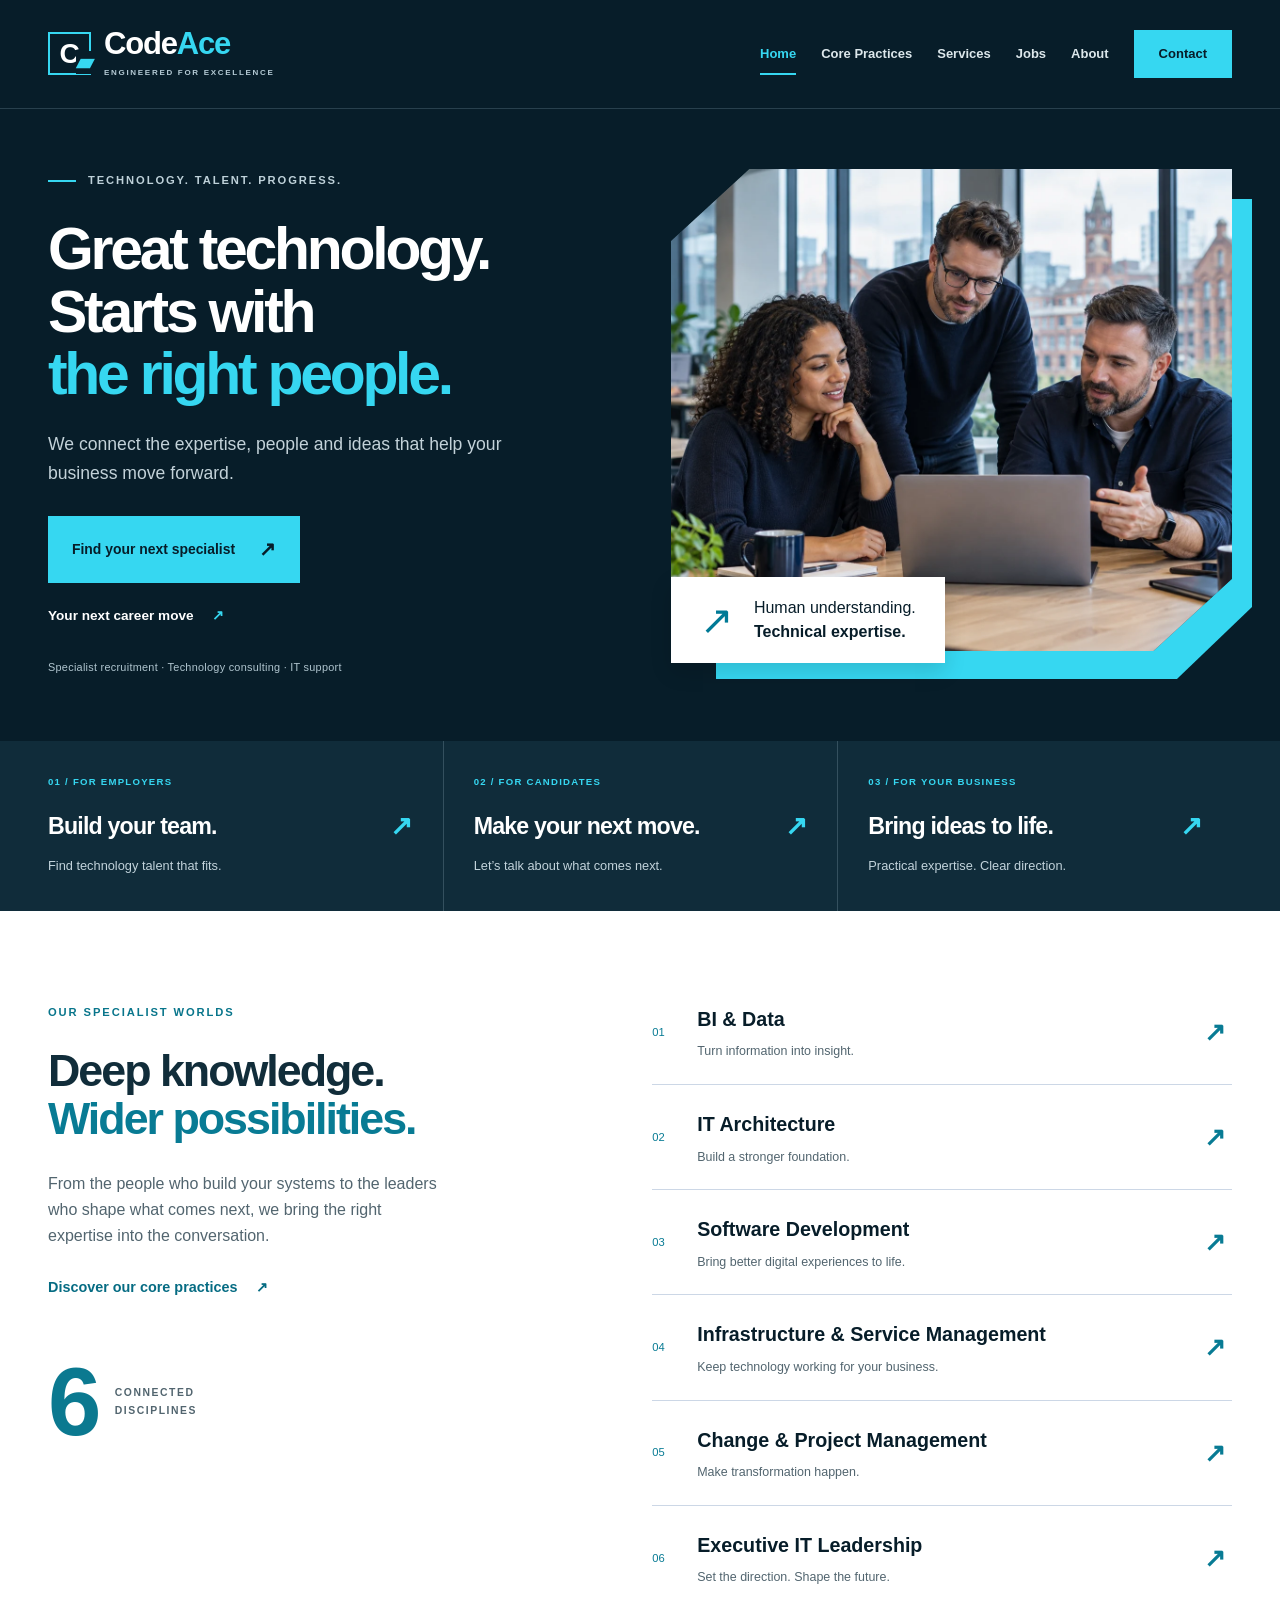
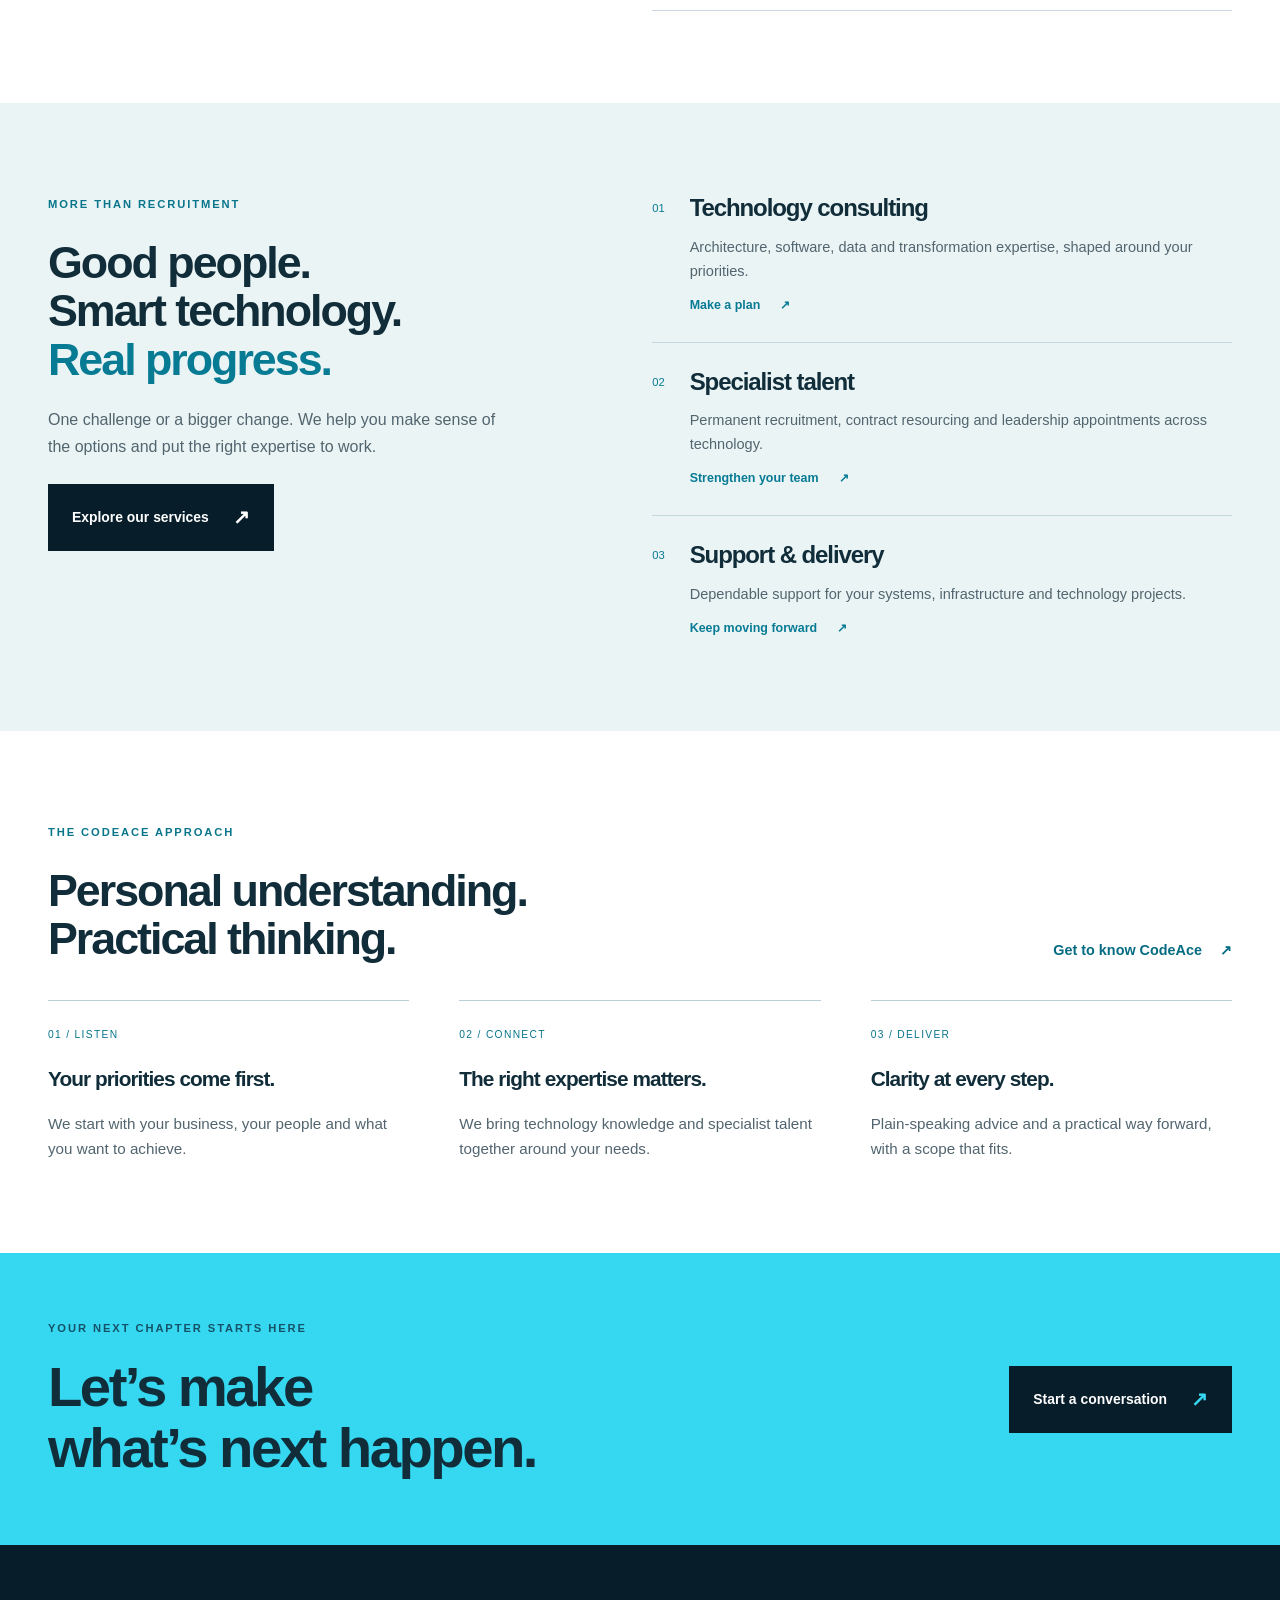
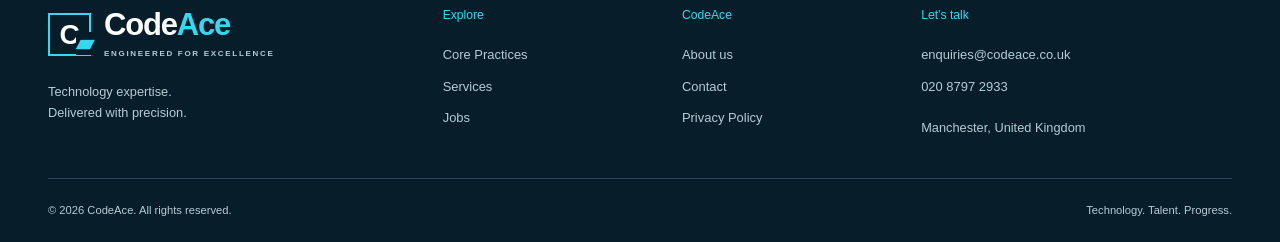
<file: index.html>
<!doctype html>
<html lang="en-GB"><head><meta charset="utf-8"><meta name="viewport" content="width=device-width, initial-scale=1"><title>Technology talent & expertise | CodeAce</title><meta name="description" content="Technology consulting, specialist IT recruitment and dependable support. Discover how CodeAce helps organisations move forward."><meta name="robots" content="index, follow"><meta name="theme-color" content="#071d29"><meta property="og:type" content="website"><meta property="og:locale" content="en_GB"><meta property="og:site_name" content="CodeAce"><meta property="og:title" content="Technology talent & expertise | CodeAce"><meta property="og:description" content="Technology consulting, specialist IT recruitment and dependable support. Discover how CodeAce helps organisations move forward."><meta name="twitter:card" content="summary"><link rel="icon" type="image/svg+xml" href="assets/favicon.svg"><link rel="stylesheet" href="assets/styles.css"><script src="assets/main.js" defer></script><link rel="canonical" href="https://codeace.co.uk/"><meta property="og:url" content="https://codeace.co.uk/"><link rel="stylesheet" href="assets/modern.css"></head>
<body class="modern-design"><a class="skip-link" href="#main">Skip to content</a><header class="site-header"><div class="container header-inner"><a class="brand" href="index.html" aria-label="CodeAce home"><span class="brand-mark" aria-hidden="true">C<span>▰</span></span><span>Code<span class="brand-blue">Ace</span><small>ENGINEERED FOR EXCELLENCE</small></span></a><button class="menu-toggle" aria-expanded="false" aria-controls="primary-nav" hidden>Menu <span aria-hidden="true">☰</span></button><nav id="primary-nav" aria-label="Main navigation"><a href="index.html" aria-current="page">Home</a><a href="core-practices.html">Core Practices</a><a href="services.html">Services</a><a href="jobs.html">Jobs</a><a href="about.html">About</a><a href="contact.html">Contact</a></nav></div></header><main id="main"><section class="hero modern-hero"><div class="container hero-grid"><div class="hero-copy"><p class="eyebrow"><span class="eyebrow-line" aria-hidden="true"></span>Technology. Talent. Progress.</p><h1>Great technology.<br>Starts with<br><span>the right people.</span></h1><p class="lead">We connect the expertise, people and ideas that help your business move forward.</p><div class="actions"><a class="button" href="contact.html">Find your next specialist <span aria-hidden="true">↗</span></a><a class="text-link" href="jobs.html">Your next career move <span aria-hidden="true">↗</span></a></div><p class="hero-note">Specialist recruitment · Technology consulting · IT support</p></div><div class="hero-visual"><div class="photo-frame"><img src="assets/people.webp" width="1536" height="1024" alt="" fetchpriority="high"></div><div class="photo-caption"><span class="caption-mark" aria-hidden="true">↗</span><span>Human understanding.<br><strong>Technical expertise.</strong></span></div></div></div></section>
<section class="journeys" aria-label="Find the right support"><div class="container journey-grid"><a href="services.html#talent"><span class="journey-number">01 / FOR EMPLOYERS</span><span class="journey-title">Build your team.<span aria-hidden="true">↗</span></span><span>Find technology talent that fits.</span></a><a href="jobs.html"><span class="journey-number">02 / FOR CANDIDATES</span><span class="journey-title">Make your next move.<span aria-hidden="true">↗</span></span><span>Let’s talk about what comes next.</span></a><a href="services.html#consulting"><span class="journey-number">03 / FOR YOUR BUSINESS</span><span class="journey-title">Bring ideas to life.<span aria-hidden="true">↗</span></span><span>Practical expertise. Clear direction.</span></a></div></section>
<section class="section container expertise-section"><div class="split"><div><p class="eyebrow">Our specialist worlds</p><h2>Deep knowledge.<br><span class="accent">Wider possibilities.</span></h2><p>From the people who build your systems to the leaders who shape what comes next, we bring the right expertise into the conversation.</p><a class="text-link" href="core-practices.html">Discover our core practices <span aria-hidden="true">↗</span></a><div class="expertise-stamp" aria-hidden="true">6<span>CONNECTED<br>DISCIPLINES</span></div></div><div class="practice-list"><a href="core-practices.html#practice-1"><span class="list-number">01</span><span>BI & Data<small>Turn information into insight.</small></span><span class="practice-arrow" aria-hidden="true">↗</span></a><a href="core-practices.html#practice-2"><span class="list-number">02</span><span>IT Architecture<small>Build a stronger foundation.</small></span><span class="practice-arrow" aria-hidden="true">↗</span></a><a href="core-practices.html#practice-3"><span class="list-number">03</span><span>Software Development<small>Bring better digital experiences to life.</small></span><span class="practice-arrow" aria-hidden="true">↗</span></a><a href="core-practices.html#practice-4"><span class="list-number">04</span><span>Infrastructure & Service Management<small>Keep technology working for your business.</small></span><span class="practice-arrow" aria-hidden="true">↗</span></a><a href="core-practices.html#practice-5"><span class="list-number">05</span><span>Change & Project Management<small>Make transformation happen.</small></span><span class="practice-arrow" aria-hidden="true">↗</span></a><a href="core-practices.html#practice-6"><span class="list-number">06</span><span>Executive IT Leadership<small>Set the direction. Shape the future.</small></span><span class="practice-arrow" aria-hidden="true">↗</span></a></div></div></section>
<section class="delivery-band"><div class="container section split"><div><p class="eyebrow">More than recruitment</p><h2>Good people.<br>Smart technology.<br><span>Real progress.</span></h2><p>One challenge or a bigger change. We help you make sense of the options and put the right expertise to work.</p><a class="button" href="services.html">Explore our services <span aria-hidden="true">↗</span></a></div><div class="service-summaries"><article><span>01</span><div><h3>Technology consulting</h3><p>Architecture, software, data and transformation expertise, shaped around your priorities.</p><a href="services.html#consulting">Make a plan <span aria-hidden="true">↗</span></a></div></article><article><span>02</span><div><h3>Specialist talent</h3><p>Permanent recruitment, contract resourcing and leadership appointments across technology.</p><a href="services.html#talent">Strengthen your team <span aria-hidden="true">↗</span></a></div></article><article><span>03</span><div><h3>Support & delivery</h3><p>Dependable support for your systems, infrastructure and technology projects.</p><a href="services.html#support">Keep moving forward <span aria-hidden="true">↗</span></a></div></article></div></div></section>
<section class="section container"><div class="section-heading"><div><p class="eyebrow">The CodeAce approach</p><h2>Personal understanding.<br>Practical thinking.</h2></div><a class="text-link" href="about.html">Get to know CodeAce <span aria-hidden="true">↗</span></a></div><div class="values"><article><span class="value-index">01 / LISTEN</span><h3>Your priorities come first.</h3><p>We start with your business, your people and what you want to achieve.</p></article><article><span class="value-index">02 / CONNECT</span><h3>The right expertise matters.</h3><p>We bring technology knowledge and specialist talent together around your needs.</p></article><article><span class="value-index">03 / DELIVER</span><h3>Clarity at every step.</h3><p>Plain-speaking advice and a practical way forward, with a scope that fits.</p></article></div></section>
<section class="closing-band"><div class="container"><div><p class="eyebrow">Your next chapter starts here</p><h2>Let’s make<br>what’s next happen.</h2></div><a class="button" href="contact.html">Start a conversation <span aria-hidden="true">↗</span></a></div></section></main><footer><div class="container footer-grid"><div><a class="brand" href="index.html" aria-label="CodeAce home"><span class="brand-mark" aria-hidden="true">C<span>▰</span></span><span>Code<span class="brand-blue">Ace</span><small>ENGINEERED FOR EXCELLENCE</small></span></a><p>Technology expertise.<br>Delivered with precision.</p></div><div><h2>Explore</h2><a href="core-practices.html">Core Practices</a><a href="services.html">Services</a><a href="jobs.html">Jobs</a></div><div><h2>CodeAce</h2><a href="about.html">About us</a><a href="contact.html">Contact</a><a href="privacy-policy.html">Privacy Policy</a></div><div><h2>Let’s talk</h2><a href="mailto:enquiries@codeace.co.uk">enquiries@codeace.co.uk</a><a href="tel:+442087972933">020 8797 2933</a><p>Manchester, United Kingdom</p></div></div><div class="container footer-bottom"><span>© 2026 CodeAce. All rights reserved.</span><span>Technology. Talent. Progress.</span></div></footer></body></html>
</file>
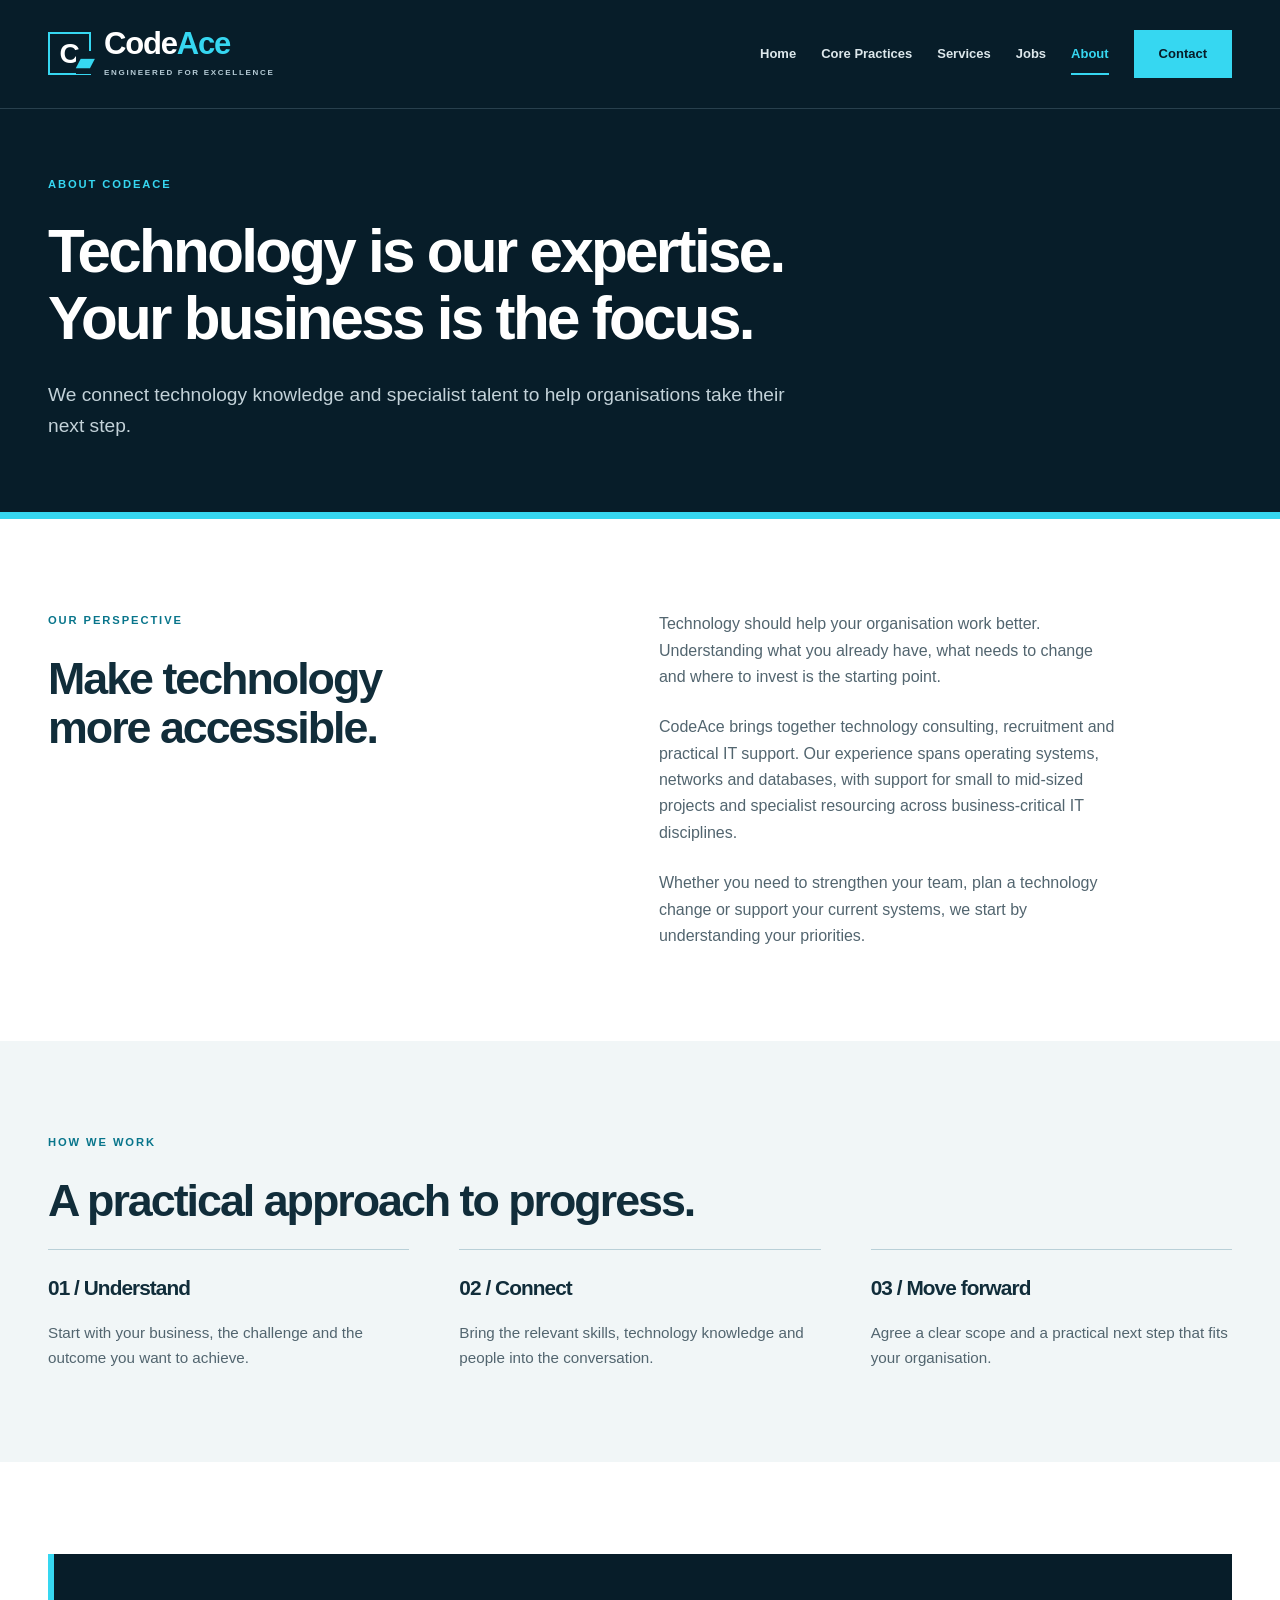
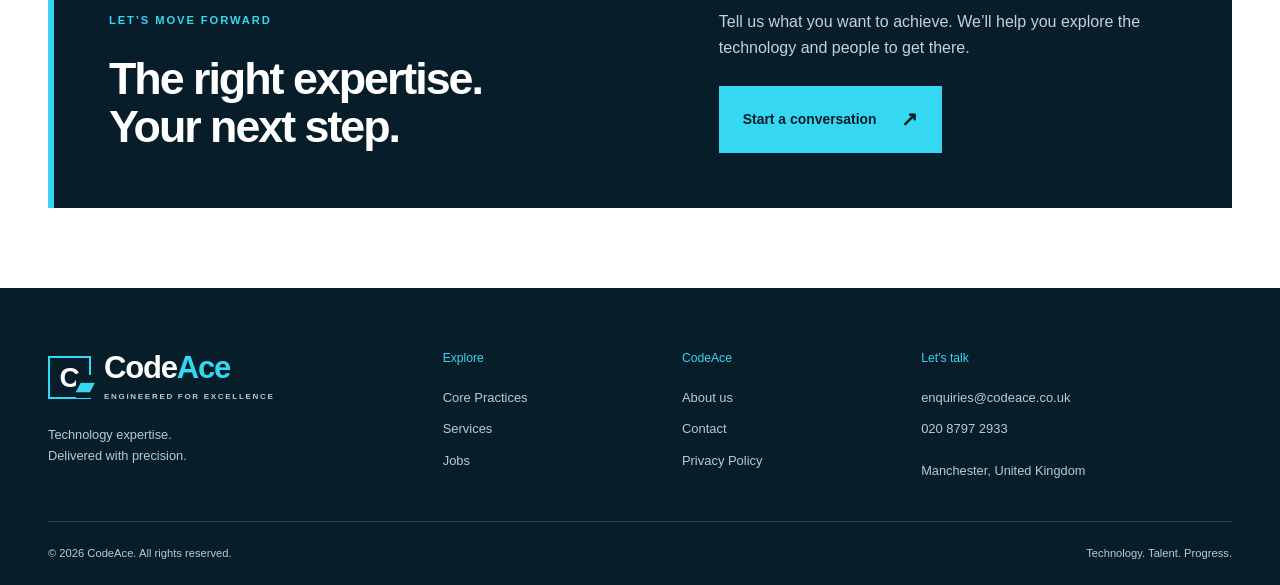
<file: about.html>
<!doctype html>
<html lang="en-GB"><head><meta charset="utf-8"><meta name="viewport" content="width=device-width, initial-scale=1"><title>About Us | CodeAce</title><meta name="description" content="Get to know CodeAce: practical technology expertise, specialist recruitment and business-focused IT support."><meta name="robots" content="index, follow"><meta name="theme-color" content="#071d29"><meta property="og:type" content="website"><meta property="og:locale" content="en_GB"><meta property="og:site_name" content="CodeAce"><meta property="og:title" content="About Us | CodeAce"><meta property="og:description" content="Get to know CodeAce: practical technology expertise, specialist recruitment and business-focused IT support."><meta name="twitter:card" content="summary"><link rel="icon" type="image/svg+xml" href="assets/favicon.svg"><link rel="stylesheet" href="assets/styles.css"><script src="assets/main.js" defer></script><link rel="canonical" href="https://codeace.co.uk/about.html"><meta property="og:url" content="https://codeace.co.uk/about.html"><link rel="stylesheet" href="assets/modern.css"></head>
<body class="modern-design"><a class="skip-link" href="#main">Skip to content</a><header class="site-header"><div class="container header-inner"><a class="brand" href="index.html" aria-label="CodeAce home"><span class="brand-mark" aria-hidden="true">C<span>▰</span></span><span>Code<span class="brand-blue">Ace</span><small>ENGINEERED FOR EXCELLENCE</small></span></a><button class="menu-toggle" aria-expanded="false" aria-controls="primary-nav" hidden>Menu <span aria-hidden="true">☰</span></button><nav id="primary-nav" aria-label="Main navigation"><a href="index.html">Home</a><a href="core-practices.html">Core Practices</a><a href="services.html">Services</a><a href="jobs.html">Jobs</a><a href="about.html" aria-current="page">About</a><a href="contact.html">Contact</a></nav></div></header><main id="main"><section class="page-intro"><div class="container"><p class="eyebrow">About CodeAce</p><h1>Technology is our expertise.<br>Your business is the focus.</h1><p class="lead">We connect technology knowledge and specialist talent to help organisations take their next step.</p></div></section><section class="section container split"><div><p class="eyebrow">Our perspective</p><h2>Make technology<br>more accessible.</h2></div><div><p>Technology should help your organisation work better. Understanding what you already have, what needs to change and where to invest is the starting point.</p><p>CodeAce brings together technology consulting, recruitment and practical IT support. Our experience spans operating systems, networks and databases, with support for small to mid-sized projects and specialist resourcing across business-critical IT disciplines.</p><p>Whether you need to strengthen your team, plan a technology change or support your current systems, we start by understanding your priorities.</p></div></section><section class="light-section"><div class="section container"><p class="eyebrow">How we work</p><h2>A practical approach to progress.</h2><div class="values"><article><h3>01 / Understand</h3><p>Start with your business, the challenge and the outcome you want to achieve.</p></article><article><h3>02 / Connect</h3><p>Bring the relevant skills, technology knowledge and people into the conversation.</p></article><article><h3>03 / Move forward</h3><p>Agree a clear scope and a practical next step that fits your organisation.</p></article></div></div></section><div class="section" style="padding-bottom:0"><section class="cta container"><div><p class="eyebrow">Let’s move forward</p><h2>The right expertise.<br>Your next step.</h2></div><div><p>Tell us what you want to achieve. We’ll help you explore the technology and people to get there.</p><a class="button white" href="contact.html">Start a conversation<span aria-hidden="true">↗</span></a></div></section></div></main><footer><div class="container footer-grid"><div><a class="brand" href="index.html" aria-label="CodeAce home"><span class="brand-mark" aria-hidden="true">C<span>▰</span></span><span>Code<span class="brand-blue">Ace</span><small>ENGINEERED FOR EXCELLENCE</small></span></a><p>Technology expertise.<br>Delivered with precision.</p></div><div><h2>Explore</h2><a href="core-practices.html">Core Practices</a><a href="services.html">Services</a><a href="jobs.html">Jobs</a></div><div><h2>CodeAce</h2><a href="about.html">About us</a><a href="contact.html">Contact</a><a href="privacy-policy.html">Privacy Policy</a></div><div><h2>Let’s talk</h2><a href="mailto:enquiries@codeace.co.uk">enquiries@codeace.co.uk</a><a href="tel:+442087972933">020 8797 2933</a><p>Manchester, United Kingdom</p></div></div><div class="container footer-bottom"><span>© 2026 CodeAce. All rights reserved.</span><span>Technology. Talent. Progress.</span></div></footer></body></html>
</file>
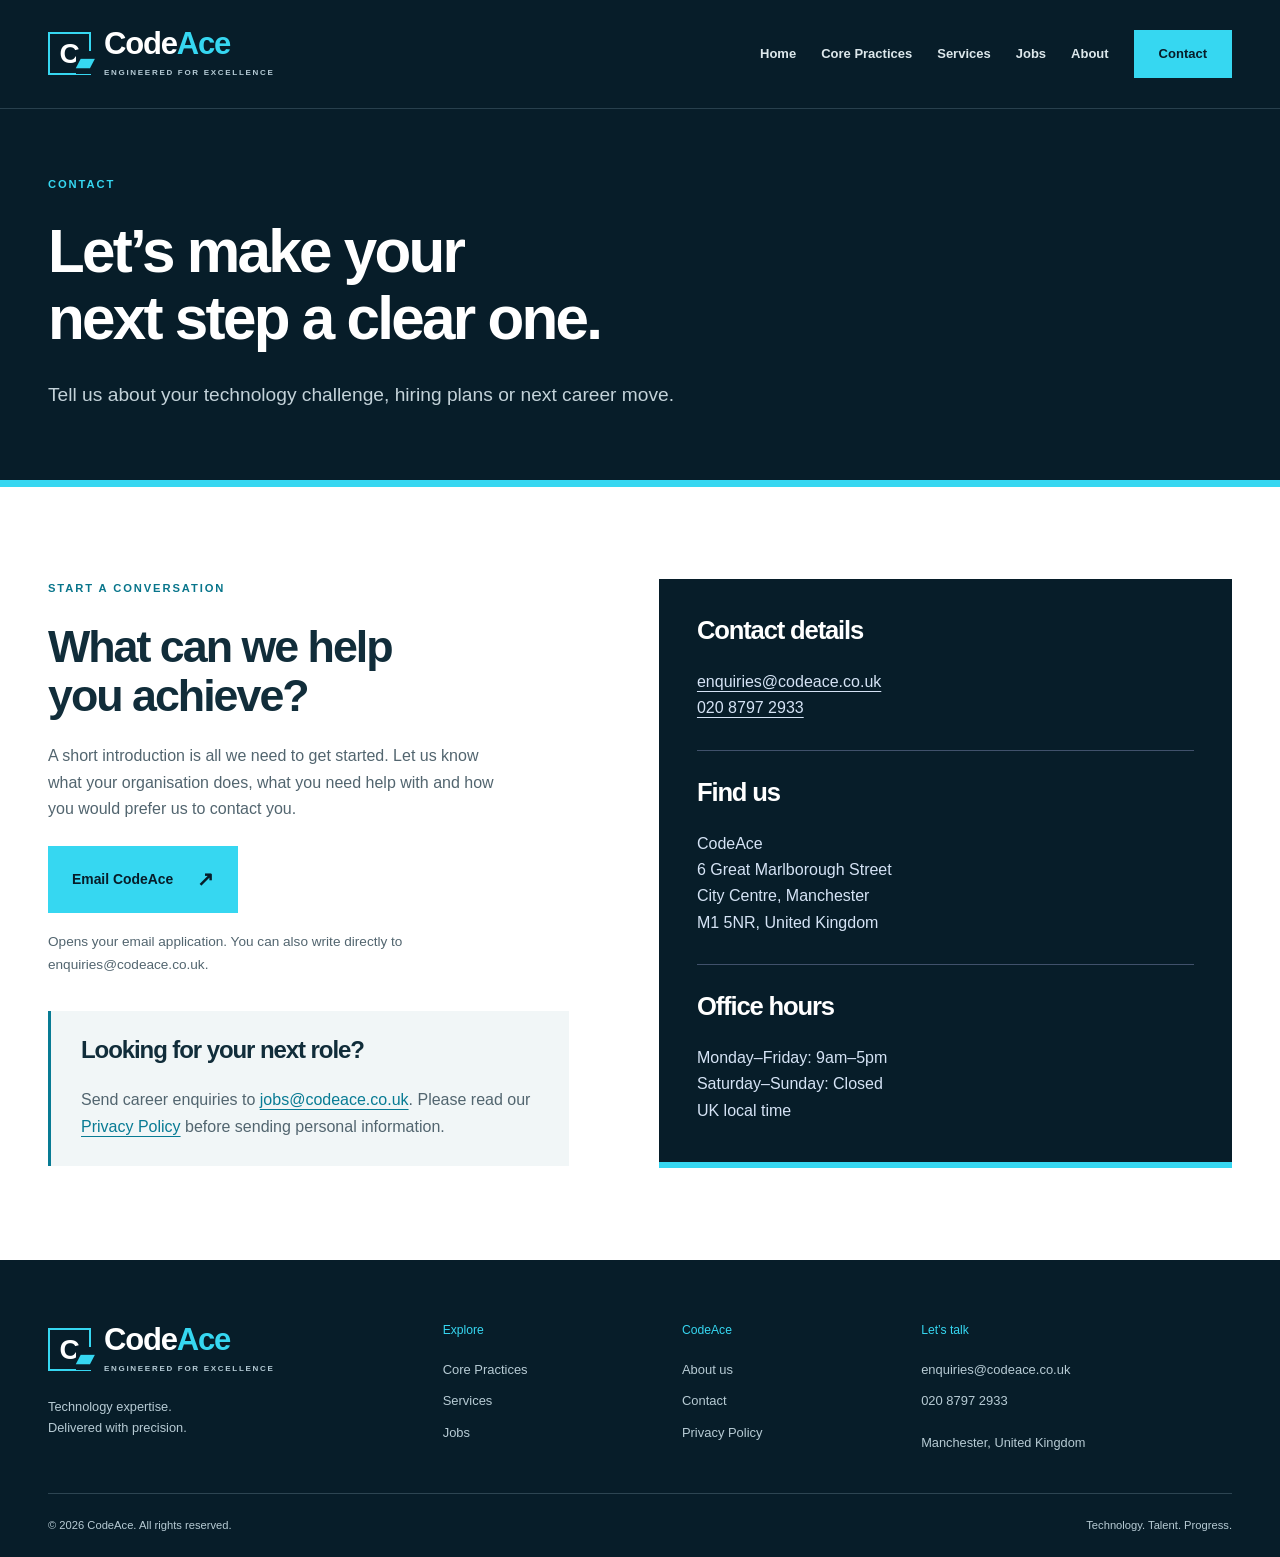
<file: contact.html>
<!doctype html>
<html lang="en-GB"><head><meta charset="utf-8"><meta name="viewport" content="width=device-width, initial-scale=1"><title>Contact Us | CodeAce</title><meta name="description" content="Contact CodeAce about technology consulting, IT support, recruitment or your next career opportunity."><meta name="robots" content="index, follow"><meta name="theme-color" content="#071d29"><meta property="og:type" content="website"><meta property="og:locale" content="en_GB"><meta property="og:site_name" content="CodeAce"><meta property="og:title" content="Contact Us | CodeAce"><meta property="og:description" content="Contact CodeAce about technology consulting, IT support, recruitment or your next career opportunity."><meta name="twitter:card" content="summary"><link rel="icon" type="image/svg+xml" href="assets/favicon.svg"><link rel="stylesheet" href="assets/styles.css"><script src="assets/main.js" defer></script><link rel="canonical" href="https://codeace.co.uk/contact.html"><meta property="og:url" content="https://codeace.co.uk/contact.html"><link rel="stylesheet" href="assets/modern.css"></head>
<body class="modern-design"><a class="skip-link" href="#main">Skip to content</a><header class="site-header"><div class="container header-inner"><a class="brand" href="index.html" aria-label="CodeAce home"><span class="brand-mark" aria-hidden="true">C<span>▰</span></span><span>Code<span class="brand-blue">Ace</span><small>ENGINEERED FOR EXCELLENCE</small></span></a><button class="menu-toggle" aria-expanded="false" aria-controls="primary-nav" hidden>Menu <span aria-hidden="true">☰</span></button><nav id="primary-nav" aria-label="Main navigation"><a href="index.html">Home</a><a href="core-practices.html">Core Practices</a><a href="services.html">Services</a><a href="jobs.html">Jobs</a><a href="about.html">About</a><a href="contact.html" aria-current="page">Contact</a></nav></div></header><main id="main"><section class="page-intro"><div class="container"><p class="eyebrow">Contact</p><h1>Let’s make your<br>next step a clear one.</h1><p class="lead">Tell us about your technology challenge, hiring plans or next career move.</p></div></section><section class="section container split"><div><p class="eyebrow">Start a conversation</p><h2>What can we help<br>you achieve?</h2><p>A short introduction is all we need to get started. Let us know what your organisation does, what you need help with and how you would prefer us to contact you.</p><a class="button" href="mailto:enquiries@codeace.co.uk?subject=CodeAce%20enquiry">Email CodeAce<span aria-hidden="true">↗</span></a><p style="margin-top:18px;font-size:.85rem">Opens your email application. You can also write directly to enquiries@codeace.co.uk.</p><div class="notice" style="margin-top:35px"><h2>Looking for your next role?</h2><p>Send career enquiries to <a href="mailto:jobs@codeace.co.uk">jobs@codeace.co.uk</a>. Please read our <a href="privacy-policy.html">Privacy Policy</a> before sending personal information.</p></div></div><div class="contact-details"><h2>Contact details</h2><p><a href="mailto:enquiries@codeace.co.uk">enquiries@codeace.co.uk</a><br><a href="tel:+442087972933">020 8797 2933</a></p><hr><h2>Find us</h2><address>CodeAce<br>6 Great Marlborough Street<br>City Centre, Manchester<br>M1 5NR, United Kingdom</address><hr><h2>Office hours</h2><p>Monday–Friday: 9am–5pm<br>Saturday–Sunday: Closed<br>UK local time</p></div></section></main><footer><div class="container footer-grid"><div><a class="brand" href="index.html" aria-label="CodeAce home"><span class="brand-mark" aria-hidden="true">C<span>▰</span></span><span>Code<span class="brand-blue">Ace</span><small>ENGINEERED FOR EXCELLENCE</small></span></a><p>Technology expertise.<br>Delivered with precision.</p></div><div><h2>Explore</h2><a href="core-practices.html">Core Practices</a><a href="services.html">Services</a><a href="jobs.html">Jobs</a></div><div><h2>CodeAce</h2><a href="about.html">About us</a><a href="contact.html">Contact</a><a href="privacy-policy.html">Privacy Policy</a></div><div><h2>Let’s talk</h2><a href="mailto:enquiries@codeace.co.uk">enquiries@codeace.co.uk</a><a href="tel:+442087972933">020 8797 2933</a><p>Manchester, United Kingdom</p></div></div><div class="container footer-bottom"><span>© 2026 CodeAce. All rights reserved.</span><span>Technology. Talent. Progress.</span></div></footer></body></html>
</file>
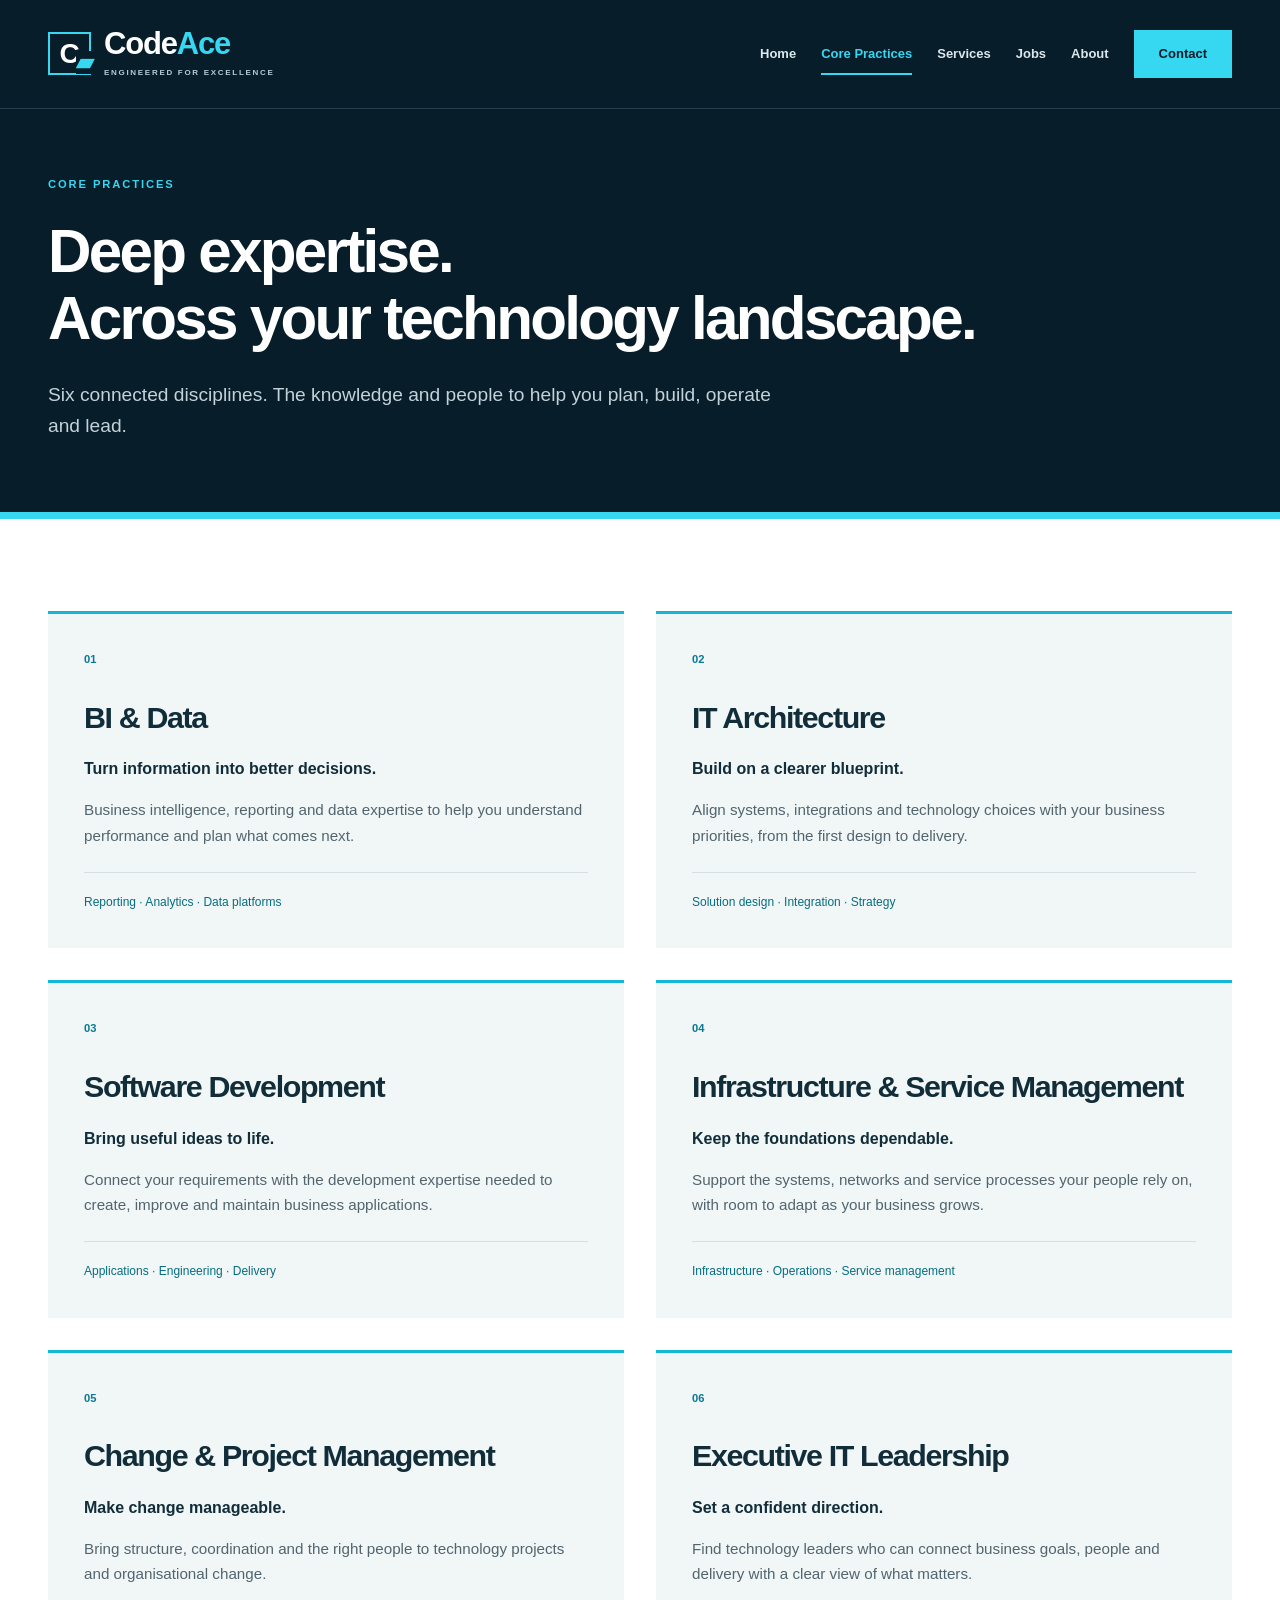
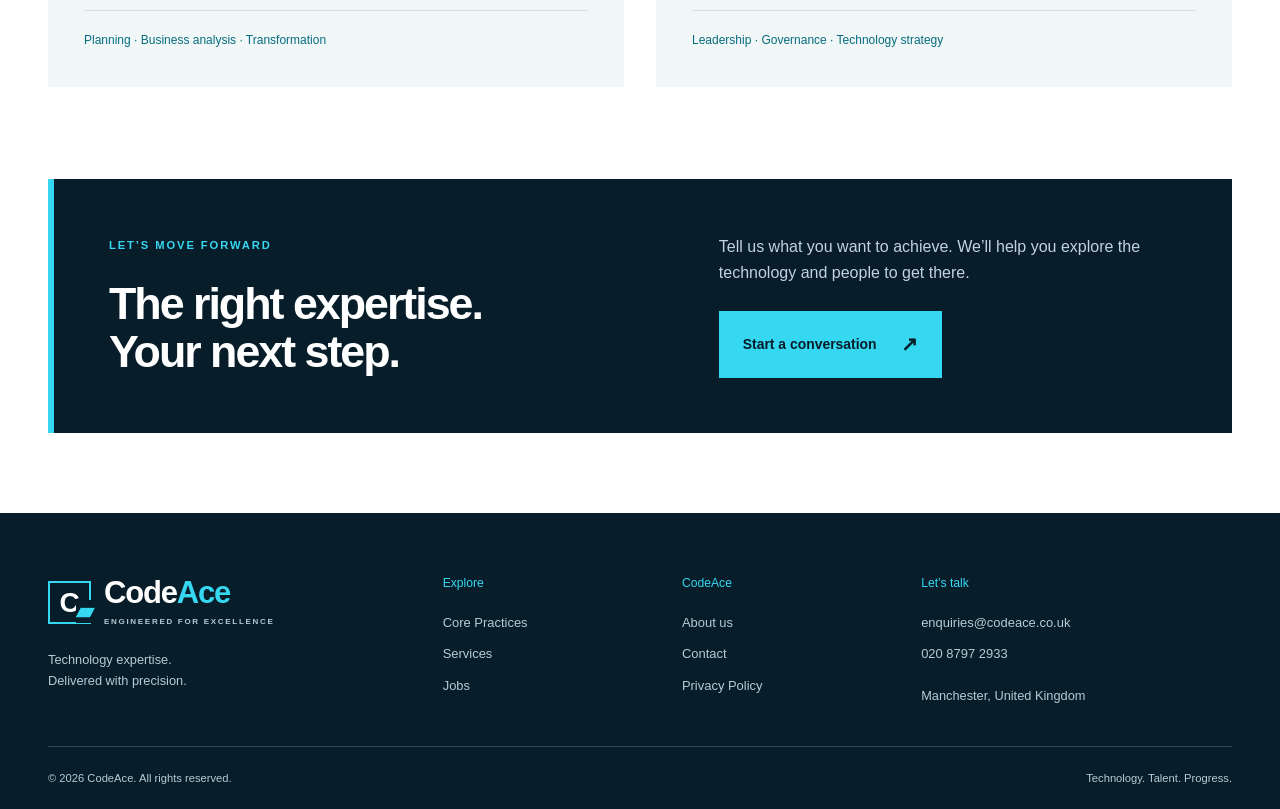
<file: core-practices.html>
<!doctype html>
<html lang="en-GB"><head><meta charset="utf-8"><meta name="viewport" content="width=device-width, initial-scale=1"><title>Core Practices | CodeAce</title><meta name="description" content="Explore CodeAce expertise in data, architecture, software, infrastructure, transformation and IT leadership."><meta name="robots" content="index, follow"><meta name="theme-color" content="#071d29"><meta property="og:type" content="website"><meta property="og:locale" content="en_GB"><meta property="og:site_name" content="CodeAce"><meta property="og:title" content="Core Practices | CodeAce"><meta property="og:description" content="Explore CodeAce expertise in data, architecture, software, infrastructure, transformation and IT leadership."><meta name="twitter:card" content="summary"><link rel="icon" type="image/svg+xml" href="assets/favicon.svg"><link rel="stylesheet" href="assets/styles.css"><script src="assets/main.js" defer></script><link rel="canonical" href="https://codeace.co.uk/core-practices.html"><meta property="og:url" content="https://codeace.co.uk/core-practices.html"><link rel="stylesheet" href="assets/modern.css"></head>
<body class="modern-design"><a class="skip-link" href="#main">Skip to content</a><header class="site-header"><div class="container header-inner"><a class="brand" href="index.html" aria-label="CodeAce home"><span class="brand-mark" aria-hidden="true">C<span>▰</span></span><span>Code<span class="brand-blue">Ace</span><small>ENGINEERED FOR EXCELLENCE</small></span></a><button class="menu-toggle" aria-expanded="false" aria-controls="primary-nav" hidden>Menu <span aria-hidden="true">☰</span></button><nav id="primary-nav" aria-label="Main navigation"><a href="index.html">Home</a><a href="core-practices.html" aria-current="page">Core Practices</a><a href="services.html">Services</a><a href="jobs.html">Jobs</a><a href="about.html">About</a><a href="contact.html">Contact</a></nav></div></header><main id="main"><section class="page-intro"><div class="container"><p class="eyebrow">Core practices</p><h1>Deep expertise.<br>Across your technology landscape.</h1><p class="lead">Six connected disciplines. The knowledge and people to help you plan, build, operate and lead.</p></div></section><section class="section container practice-cards"><article class="card" id="practice-1"><span class="card-number">01</span><h2>BI & Data</h2><h3>Turn information into better decisions.</h3><p>Business intelligence, reporting and data expertise to help you understand performance and plan what comes next.</p><p class="tags">Reporting · Analytics · Data platforms</p></article><article class="card" id="practice-2"><span class="card-number">02</span><h2>IT Architecture</h2><h3>Build on a clearer blueprint.</h3><p>Align systems, integrations and technology choices with your business priorities, from the first design to delivery.</p><p class="tags">Solution design · Integration · Strategy</p></article><article class="card" id="practice-3"><span class="card-number">03</span><h2>Software Development</h2><h3>Bring useful ideas to life.</h3><p>Connect your requirements with the development expertise needed to create, improve and maintain business applications.</p><p class="tags">Applications · Engineering · Delivery</p></article><article class="card" id="practice-4"><span class="card-number">04</span><h2>Infrastructure & Service Management</h2><h3>Keep the foundations dependable.</h3><p>Support the systems, networks and service processes your people rely on, with room to adapt as your business grows.</p><p class="tags">Infrastructure · Operations · Service management</p></article><article class="card" id="practice-5"><span class="card-number">05</span><h2>Change & Project Management</h2><h3>Make change manageable.</h3><p>Bring structure, coordination and the right people to technology projects and organisational change.</p><p class="tags">Planning · Business analysis · Transformation</p></article><article class="card" id="practice-6"><span class="card-number">06</span><h2>Executive IT Leadership</h2><h3>Set a confident direction.</h3><p>Find technology leaders who can connect business goals, people and delivery with a clear view of what matters.</p><p class="tags">Leadership · Governance · Technology strategy</p></article></section><section class="cta container"><div><p class="eyebrow">Let’s move forward</p><h2>The right expertise.<br>Your next step.</h2></div><div><p>Tell us what you want to achieve. We’ll help you explore the technology and people to get there.</p><a class="button white" href="contact.html">Start a conversation<span aria-hidden="true">↗</span></a></div></section></main><footer><div class="container footer-grid"><div><a class="brand" href="index.html" aria-label="CodeAce home"><span class="brand-mark" aria-hidden="true">C<span>▰</span></span><span>Code<span class="brand-blue">Ace</span><small>ENGINEERED FOR EXCELLENCE</small></span></a><p>Technology expertise.<br>Delivered with precision.</p></div><div><h2>Explore</h2><a href="core-practices.html">Core Practices</a><a href="services.html">Services</a><a href="jobs.html">Jobs</a></div><div><h2>CodeAce</h2><a href="about.html">About us</a><a href="contact.html">Contact</a><a href="privacy-policy.html">Privacy Policy</a></div><div><h2>Let’s talk</h2><a href="mailto:enquiries@codeace.co.uk">enquiries@codeace.co.uk</a><a href="tel:+442087972933">020 8797 2933</a><p>Manchester, United Kingdom</p></div></div><div class="container footer-bottom"><span>© 2026 CodeAce. All rights reserved.</span><span>Technology. Talent. Progress.</span></div></footer></body></html>
</file>
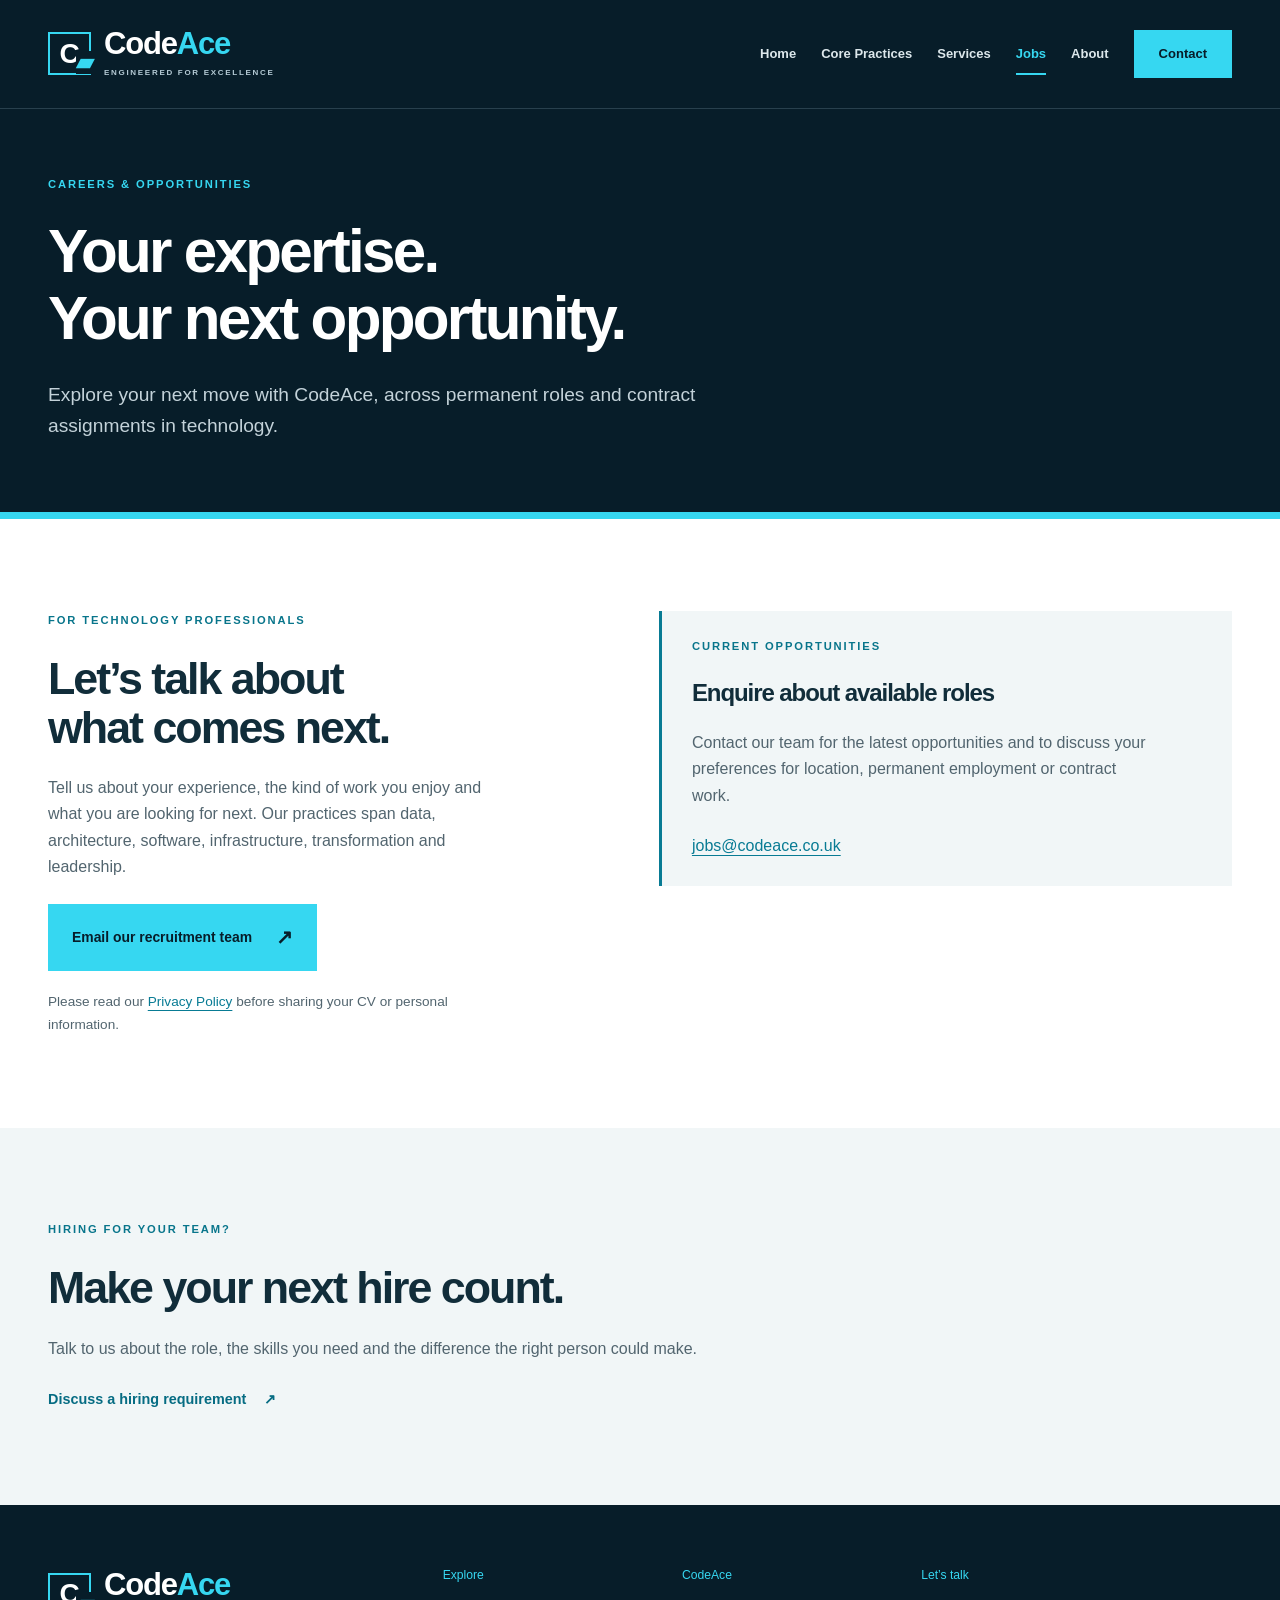
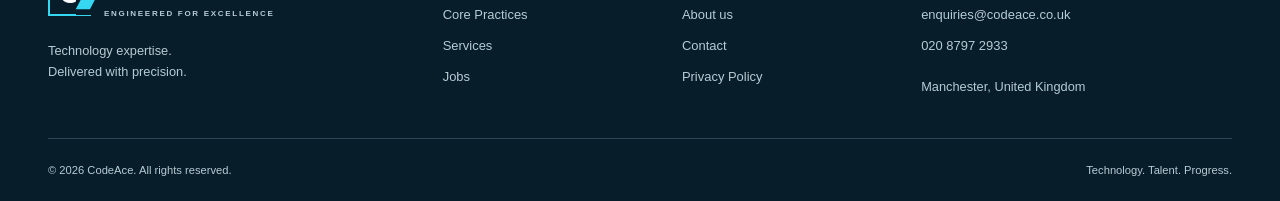
<file: jobs.html>
<!doctype html>
<html lang="en-GB"><head><meta charset="utf-8"><meta name="viewport" content="width=device-width, initial-scale=1"><title>Jobs &amp; Opportunities | CodeAce</title><meta name="description" content="Speak to CodeAce about permanent and contract technology opportunities across six specialist practices."><meta name="robots" content="index, follow"><meta name="theme-color" content="#071d29"><meta property="og:type" content="website"><meta property="og:locale" content="en_GB"><meta property="og:site_name" content="CodeAce"><meta property="og:title" content="Jobs &amp; Opportunities | CodeAce"><meta property="og:description" content="Speak to CodeAce about permanent and contract technology opportunities across six specialist practices."><meta name="twitter:card" content="summary"><link rel="icon" type="image/svg+xml" href="assets/favicon.svg"><link rel="stylesheet" href="assets/styles.css"><script src="assets/main.js" defer></script><link rel="canonical" href="https://codeace.co.uk/jobs.html"><meta property="og:url" content="https://codeace.co.uk/jobs.html"><link rel="stylesheet" href="assets/modern.css"></head>
<body class="modern-design"><a class="skip-link" href="#main">Skip to content</a><header class="site-header"><div class="container header-inner"><a class="brand" href="index.html" aria-label="CodeAce home"><span class="brand-mark" aria-hidden="true">C<span>▰</span></span><span>Code<span class="brand-blue">Ace</span><small>ENGINEERED FOR EXCELLENCE</small></span></a><button class="menu-toggle" aria-expanded="false" aria-controls="primary-nav" hidden>Menu <span aria-hidden="true">☰</span></button><nav id="primary-nav" aria-label="Main navigation"><a href="index.html">Home</a><a href="core-practices.html">Core Practices</a><a href="services.html">Services</a><a href="jobs.html" aria-current="page">Jobs</a><a href="about.html">About</a><a href="contact.html">Contact</a></nav></div></header><main id="main"><section class="page-intro"><div class="container"><p class="eyebrow">Careers & opportunities</p><h1>Your expertise.<br>Your next opportunity.</h1><p class="lead">Explore your next move with CodeAce, across permanent roles and contract assignments in technology.</p></div></section><section class="section container split"><div><p class="eyebrow">For technology professionals</p><h2>Let’s talk about<br>what comes next.</h2><p>Tell us about your experience, the kind of work you enjoy and what you are looking for next. Our practices span data, architecture, software, infrastructure, transformation and leadership.</p><a class="button" href="mailto:jobs@codeace.co.uk?subject=Career%20enquiry">Email our recruitment team<span aria-hidden="true">↗</span></a><p style="margin-top:20px;font-size:.85rem">Please read our <a href="privacy-policy.html">Privacy Policy</a> before sharing your CV or personal information.</p></div><div class="notice"><p class="eyebrow">Current opportunities</p><h2>Enquire about available roles</h2><p>Contact our team for the latest opportunities and to discuss your preferences for location, permanent employment or contract work.</p><p><a href="mailto:jobs@codeace.co.uk">jobs@codeace.co.uk</a></p></div></section><section class="light-section"><div class="section container"><p class="eyebrow">Hiring for your team?</p><h2>Make your next hire count.</h2><p>Talk to us about the role, the skills you need and the difference the right person could make.</p><a class="text-link" href="contact.html">Discuss a hiring requirement<span aria-hidden="true">↗</span></a></div></section></main><footer><div class="container footer-grid"><div><a class="brand" href="index.html" aria-label="CodeAce home"><span class="brand-mark" aria-hidden="true">C<span>▰</span></span><span>Code<span class="brand-blue">Ace</span><small>ENGINEERED FOR EXCELLENCE</small></span></a><p>Technology expertise.<br>Delivered with precision.</p></div><div><h2>Explore</h2><a href="core-practices.html">Core Practices</a><a href="services.html">Services</a><a href="jobs.html">Jobs</a></div><div><h2>CodeAce</h2><a href="about.html">About us</a><a href="contact.html">Contact</a><a href="privacy-policy.html">Privacy Policy</a></div><div><h2>Let’s talk</h2><a href="mailto:enquiries@codeace.co.uk">enquiries@codeace.co.uk</a><a href="tel:+442087972933">020 8797 2933</a><p>Manchester, United Kingdom</p></div></div><div class="container footer-bottom"><span>© 2026 CodeAce. All rights reserved.</span><span>Technology. Talent. Progress.</span></div></footer></body></html>
</file>
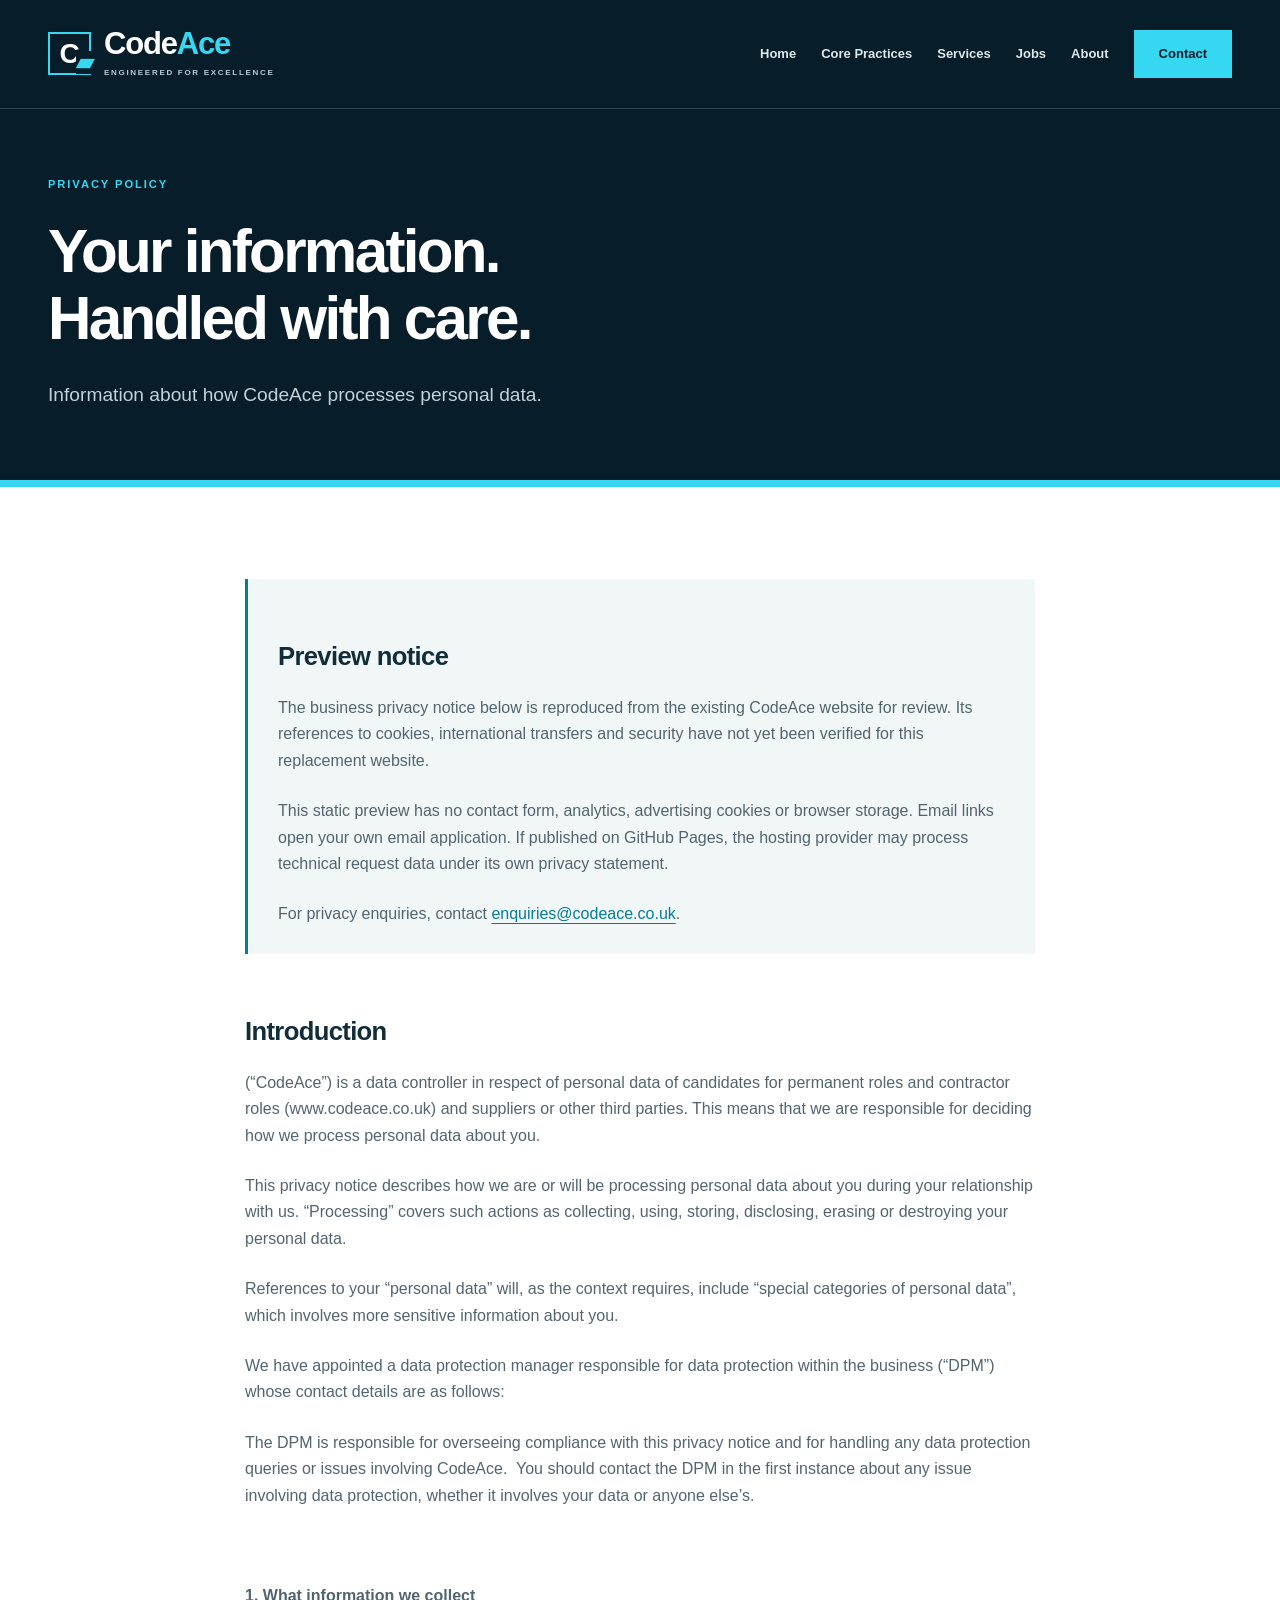
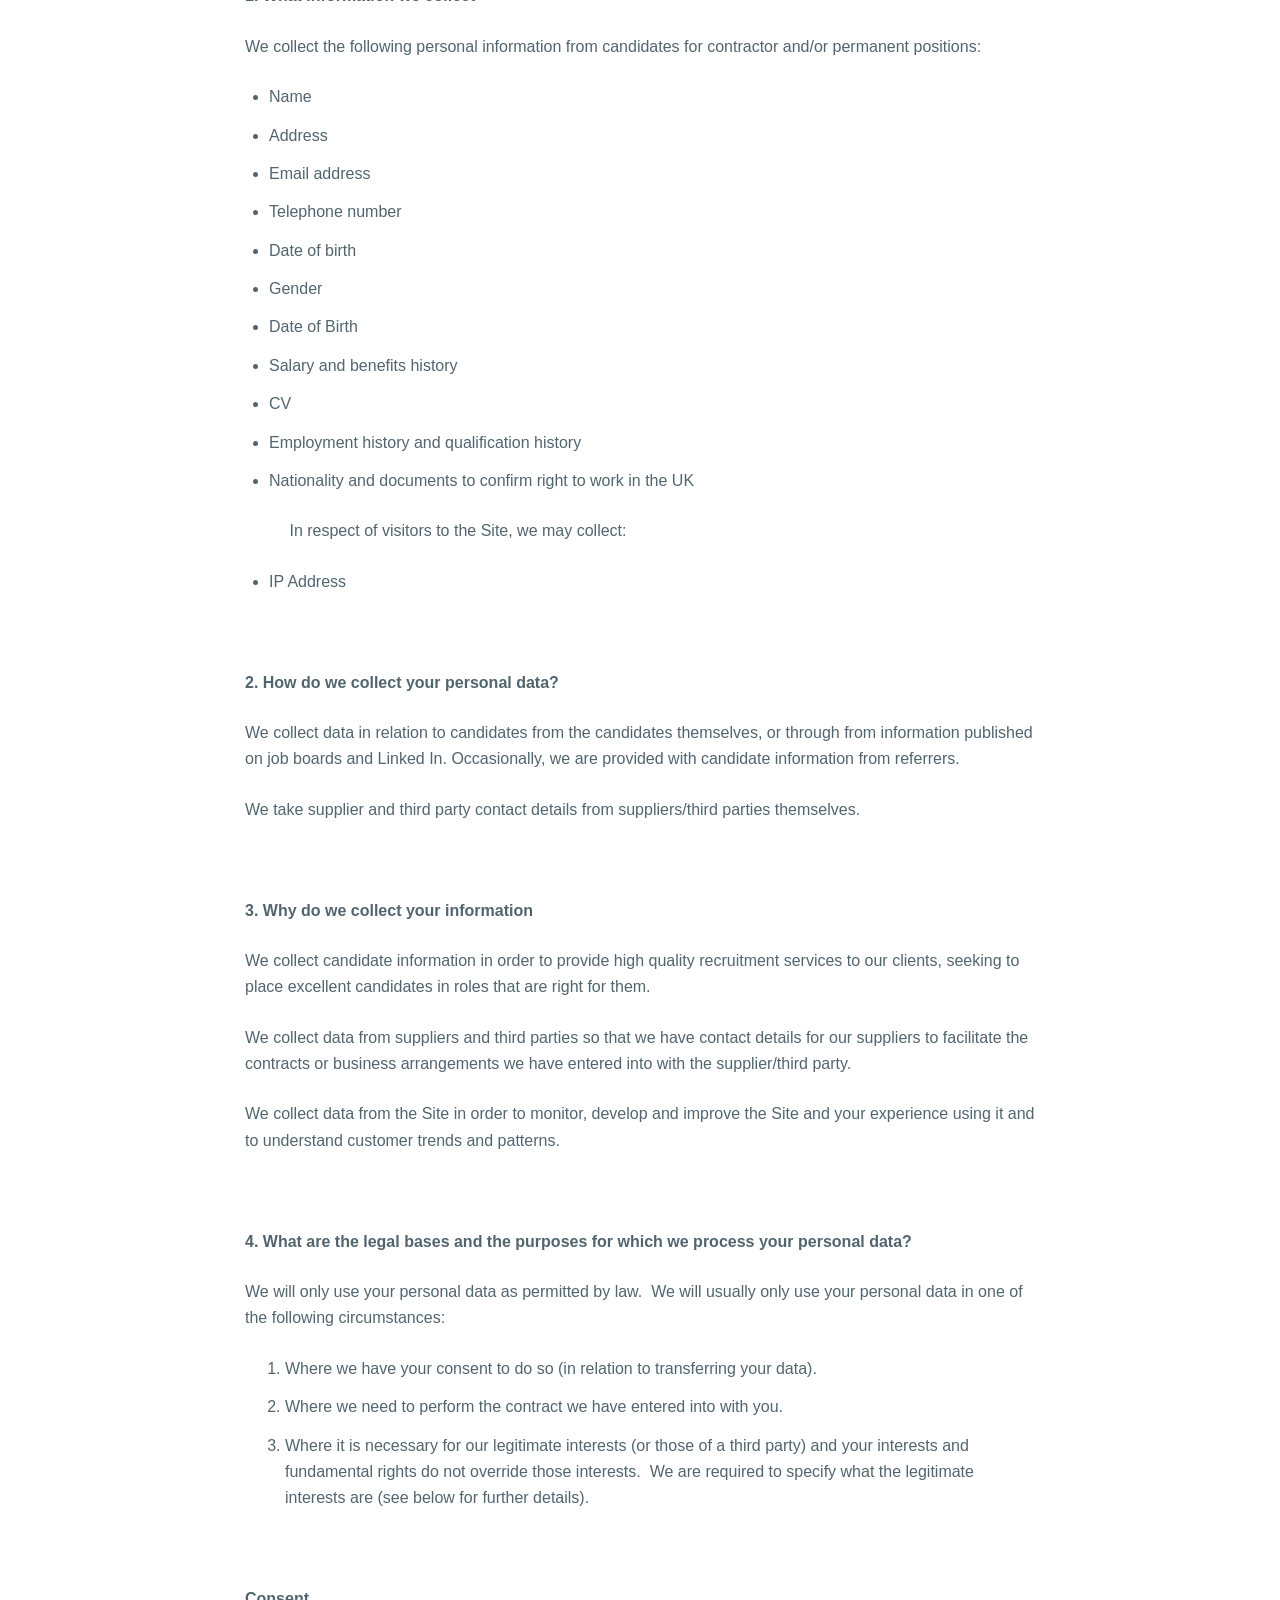
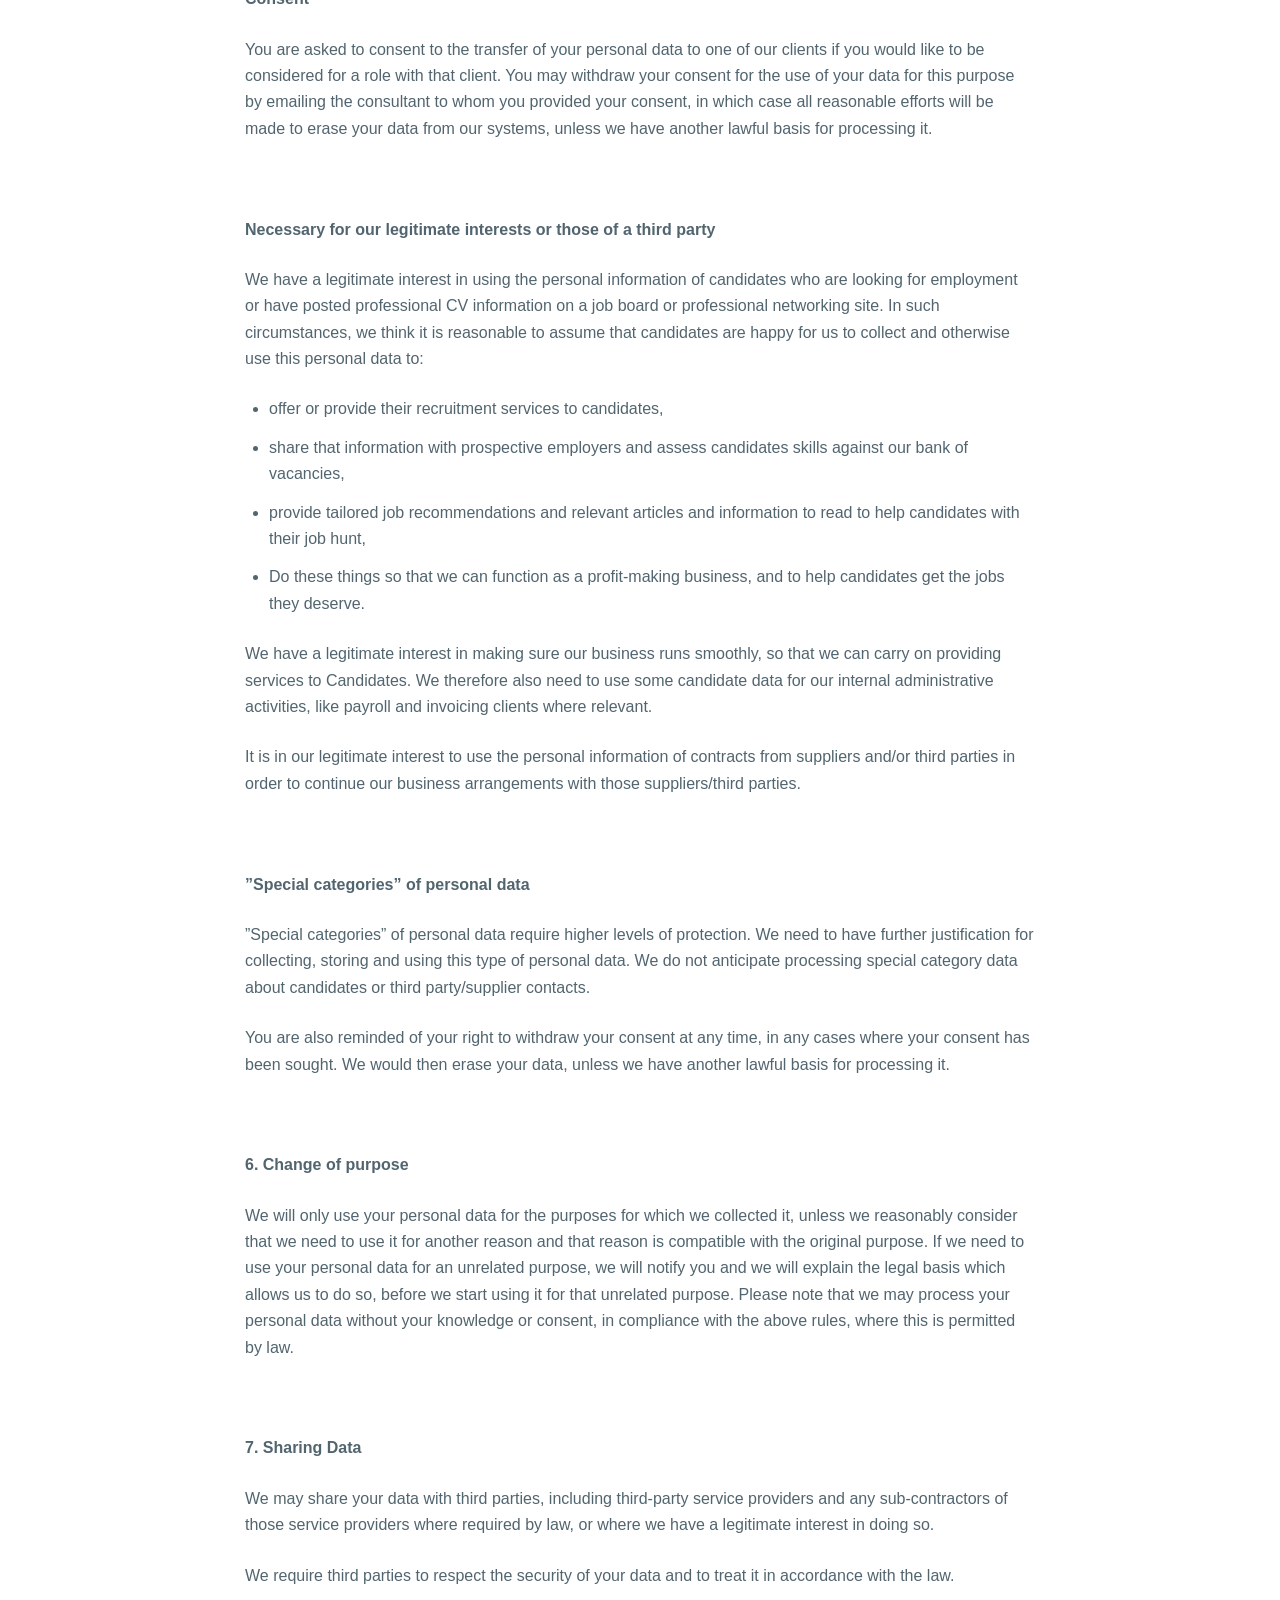
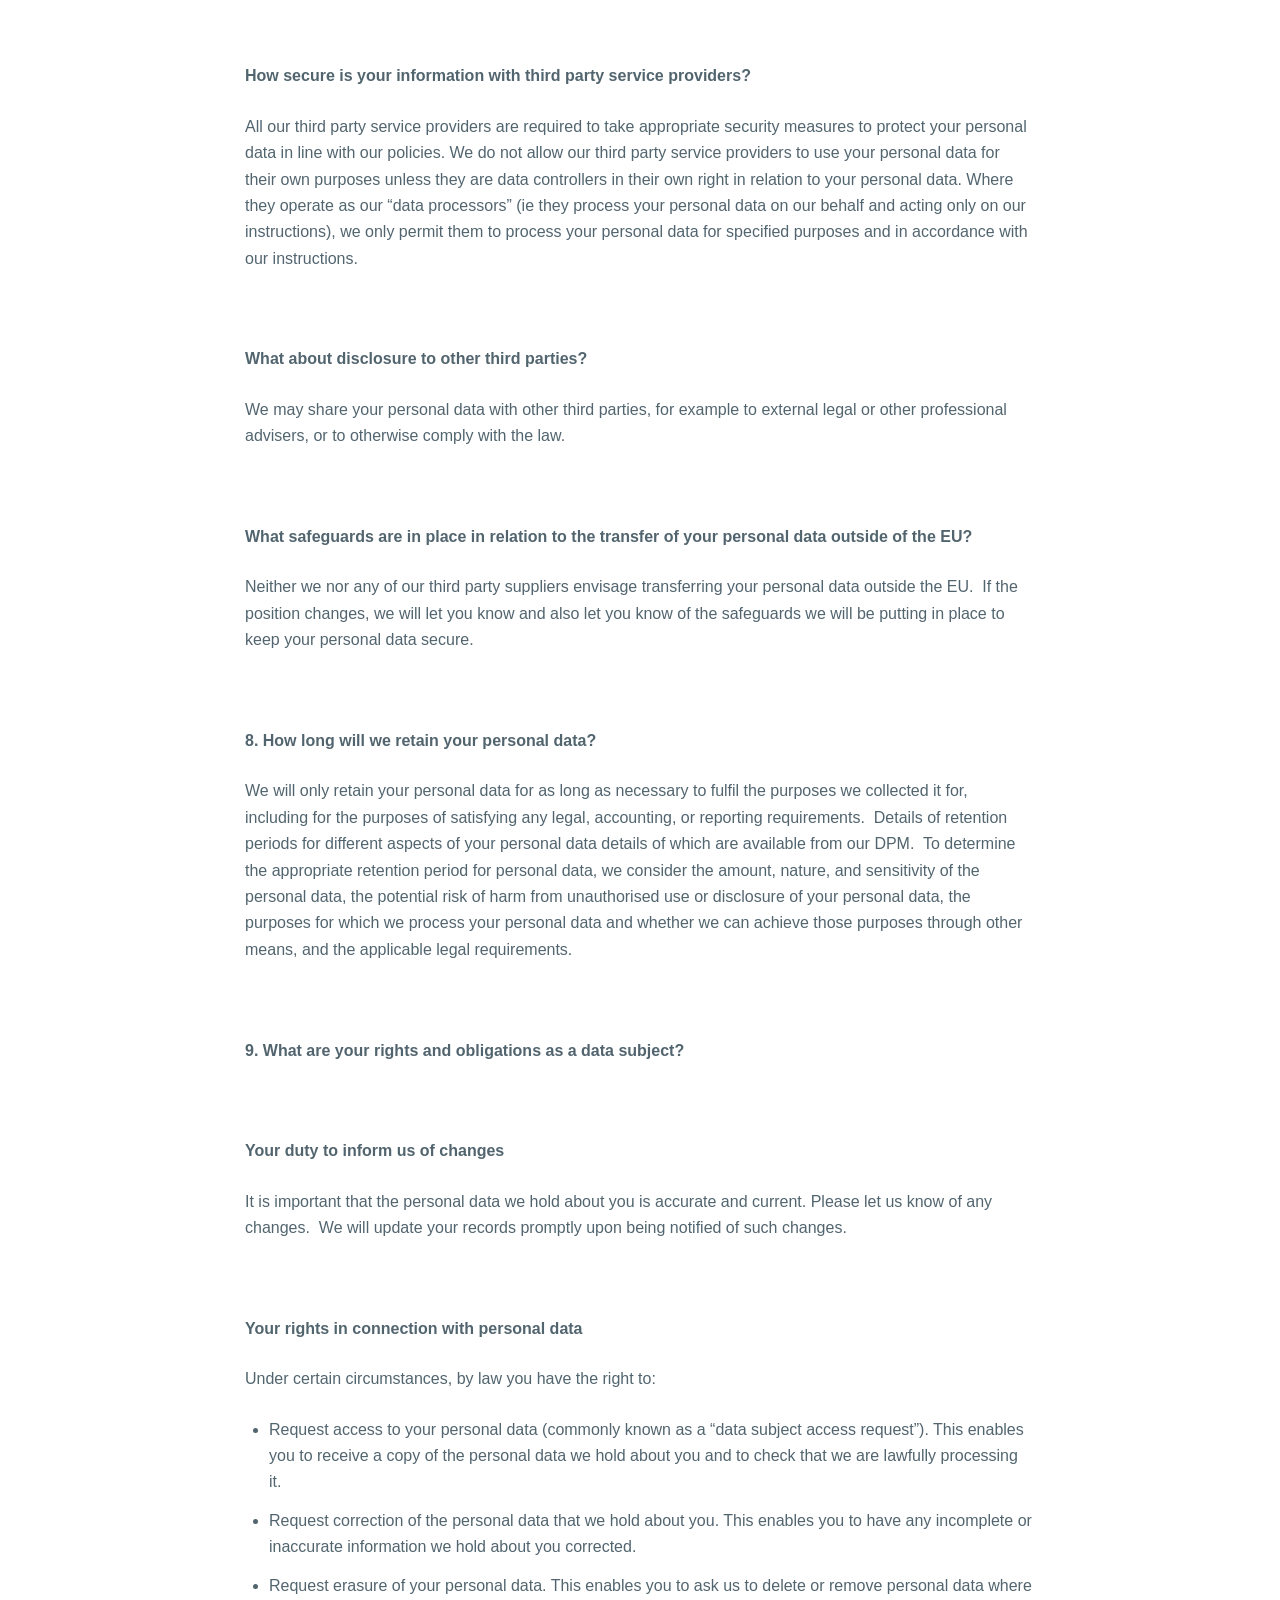
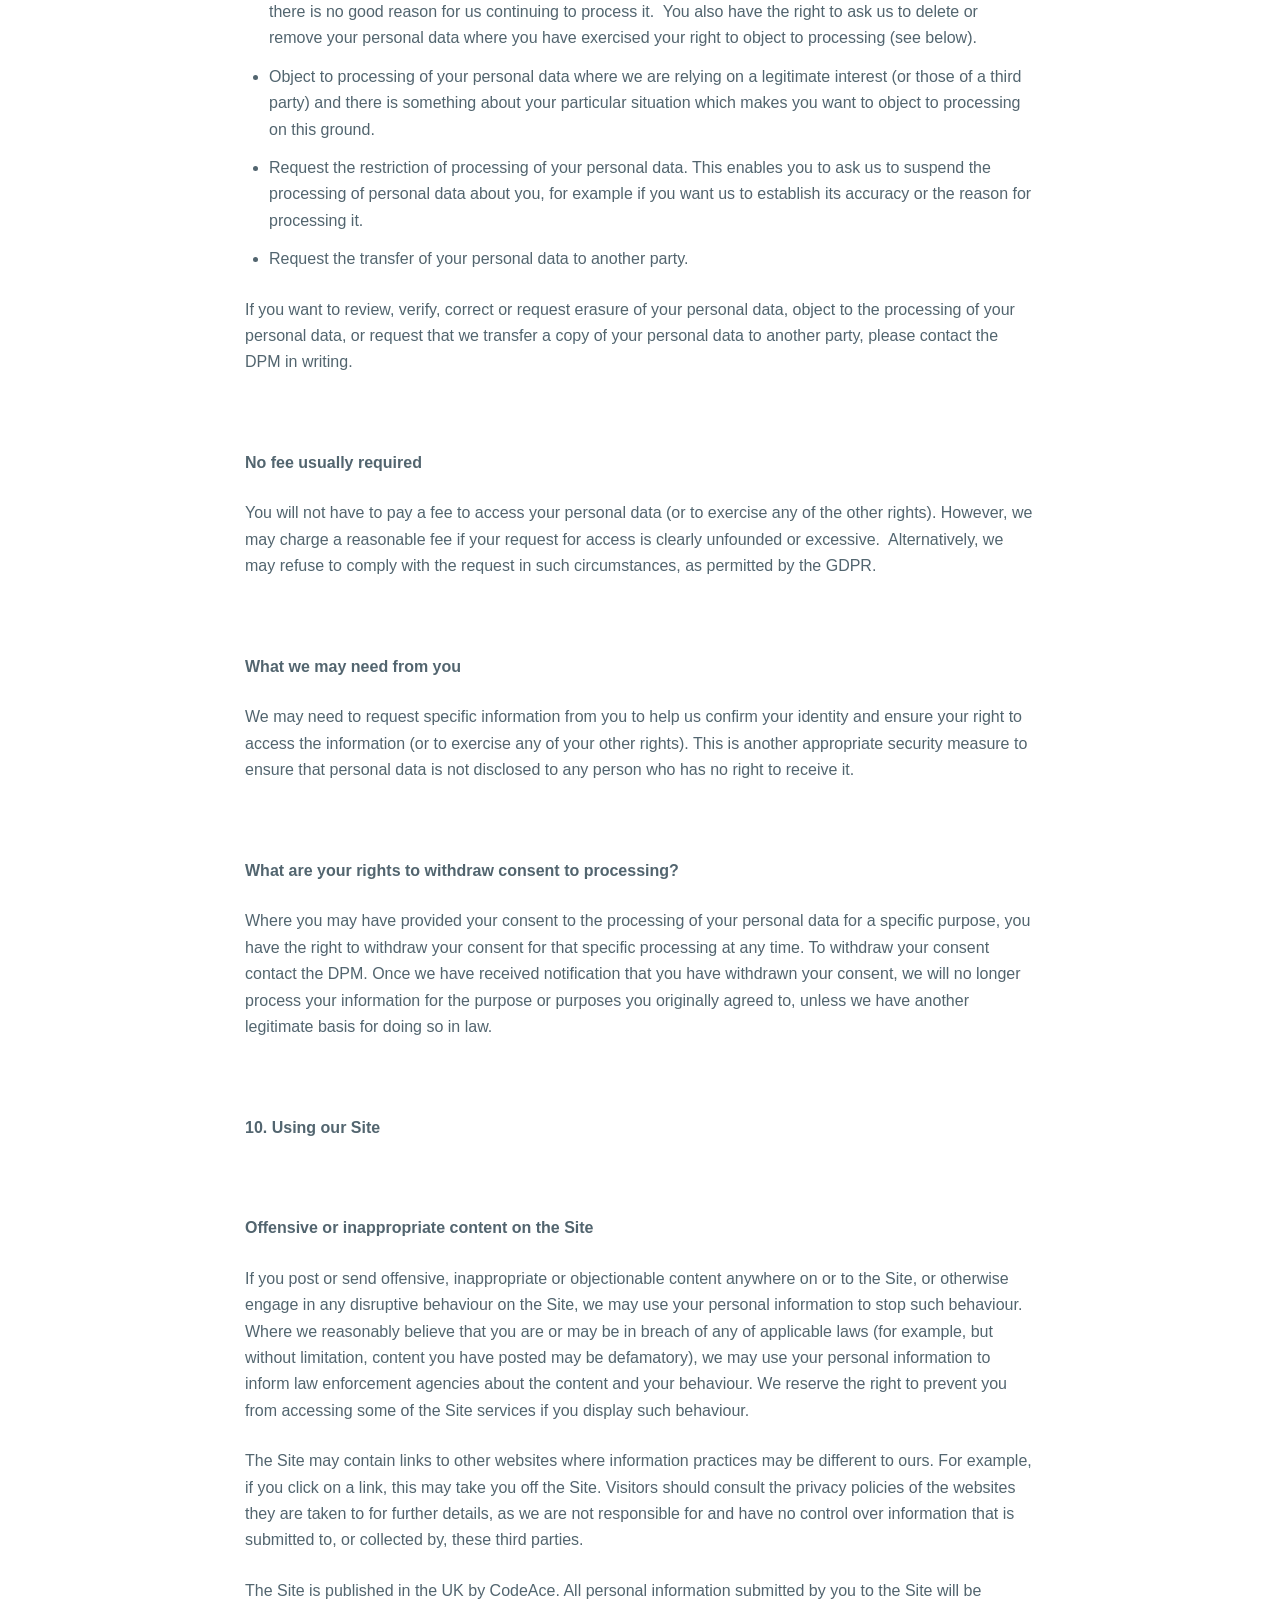
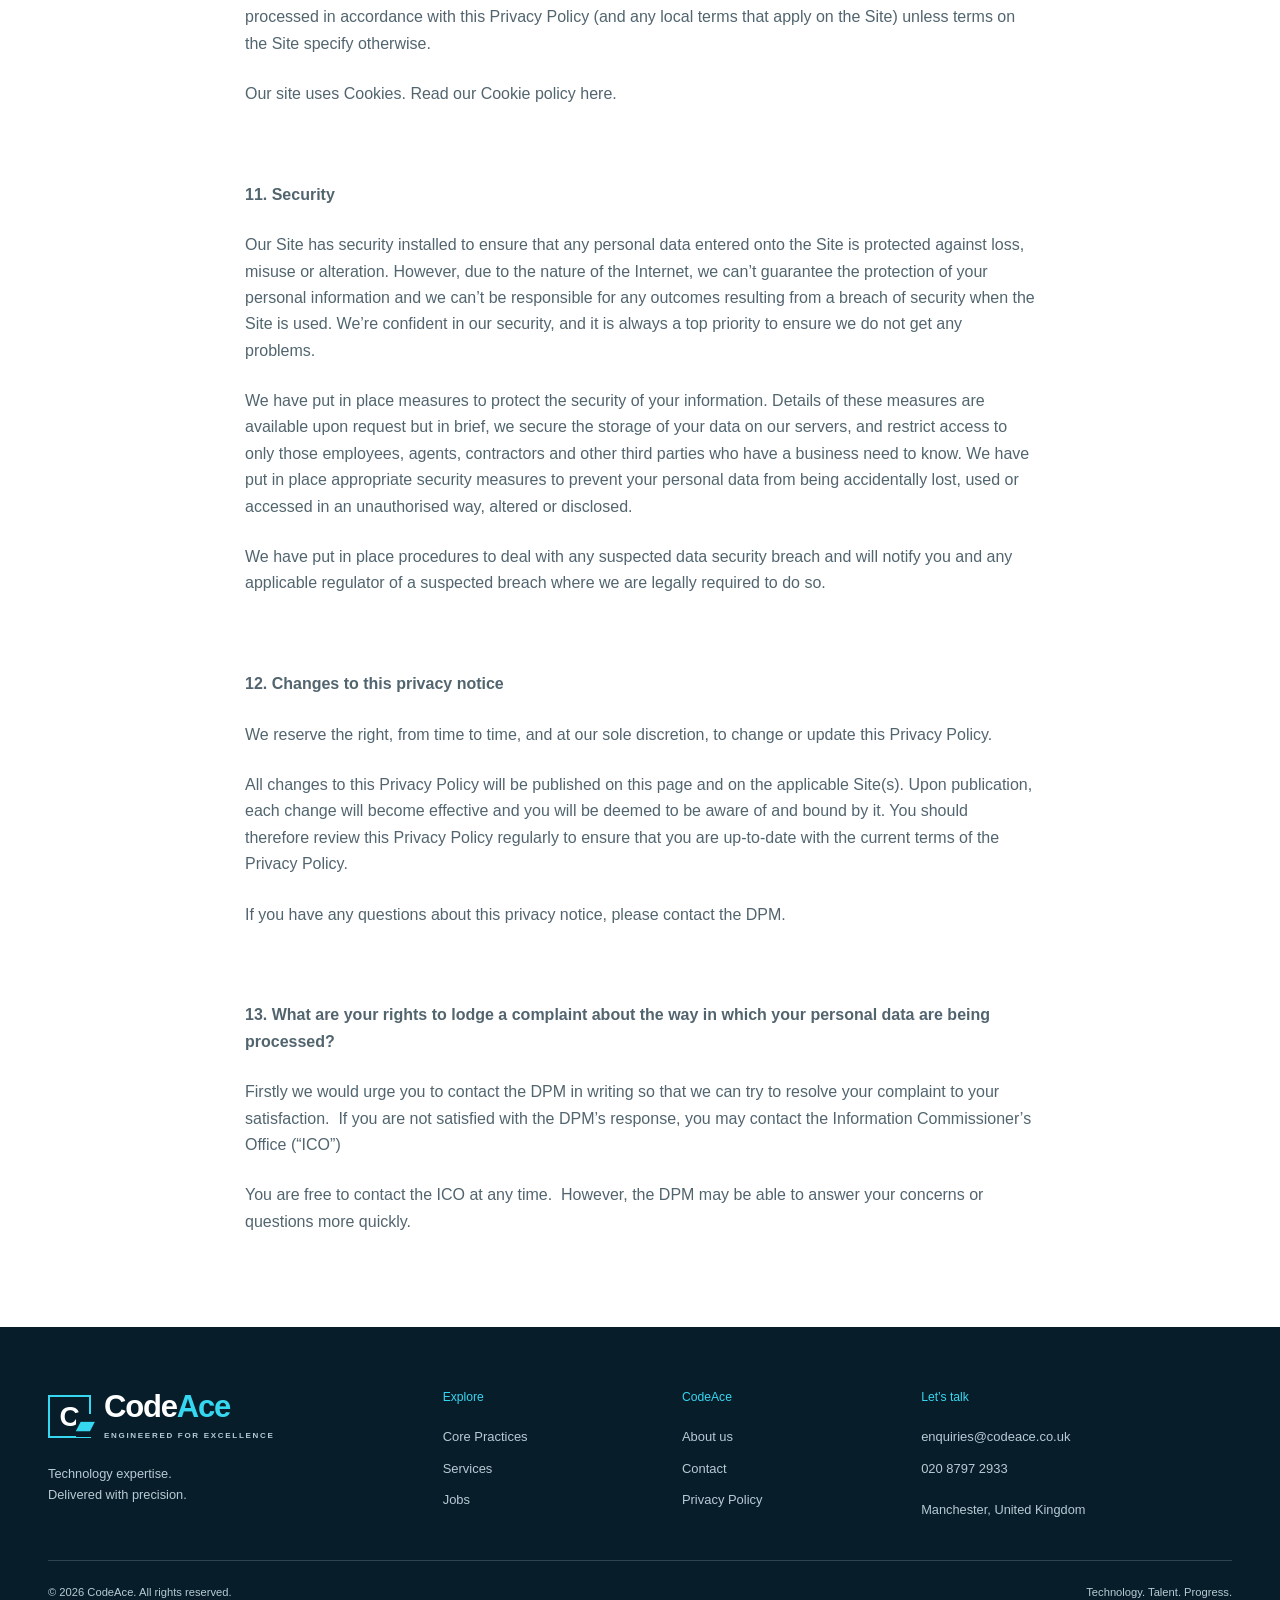
<file: privacy-policy.html>
<!doctype html>
<html lang="en-GB"><head><meta charset="utf-8"><meta name="viewport" content="width=device-width, initial-scale=1"><title>Privacy Policy | CodeAce</title><meta name="description" content="Read the CodeAce privacy notice covering recruitment candidates, business contacts and website visitors."><meta name="robots" content="index, follow"><meta name="theme-color" content="#071d29"><meta property="og:type" content="website"><meta property="og:locale" content="en_GB"><meta property="og:site_name" content="CodeAce"><meta property="og:title" content="Privacy Policy | CodeAce"><meta property="og:description" content="Read the CodeAce privacy notice covering recruitment candidates, business contacts and website visitors."><meta name="twitter:card" content="summary"><link rel="icon" type="image/svg+xml" href="assets/favicon.svg"><link rel="stylesheet" href="assets/styles.css"><script src="assets/main.js" defer></script><link rel="canonical" href="https://codeace.co.uk/privacy-policy.html"><meta property="og:url" content="https://codeace.co.uk/privacy-policy.html"><link rel="stylesheet" href="assets/modern.css"></head>
<body class="modern-design"><a class="skip-link" href="#main">Skip to content</a><header class="site-header"><div class="container header-inner"><a class="brand" href="index.html" aria-label="CodeAce home"><span class="brand-mark" aria-hidden="true">C<span>▰</span></span><span>Code<span class="brand-blue">Ace</span><small>ENGINEERED FOR EXCELLENCE</small></span></a><button class="menu-toggle" aria-expanded="false" aria-controls="primary-nav" hidden>Menu <span aria-hidden="true">☰</span></button><nav id="primary-nav" aria-label="Main navigation"><a href="index.html">Home</a><a href="core-practices.html">Core Practices</a><a href="services.html">Services</a><a href="jobs.html">Jobs</a><a href="about.html">About</a><a href="contact.html">Contact</a></nav></div></header><main id="main"><section class="page-intro"><div class="container"><p class="eyebrow">Privacy Policy</p><h1>Your information.<br>Handled with care.</h1><p class="lead">Information about how CodeAce processes personal data.</p></div></section><section class="section container prose"><aside class="notice"><h2>Preview notice</h2><p>The business privacy notice below is reproduced from the existing CodeAce website for review. Its references to cookies, international transfers and security have not yet been verified for this replacement website.</p><p>This static preview has no contact form, analytics, advertising cookies or browser storage. Email links open your own email application. If published on GitHub Pages, the hosting provider may process technical request data under its own privacy statement.</p><p>For privacy enquiries, contact <a href="mailto:enquiries@codeace.co.uk">enquiries@codeace.co.uk</a>.</p></aside><p> </p><h2>Introduction</h2><p>(“CodeAce”) is a data controller in respect of personal data of candidates for permanent roles and contractor roles (www.codeace.co.uk) and suppliers or other third parties. This means that we are responsible for deciding how we process personal data about you.</p><p>This privacy notice describes how we are or will be processing personal data about you during your relationship with us. “Processing” covers such actions as collecting, using, storing, disclosing, erasing or destroying your personal data.</p><p>References to your “personal data” will, as the context requires, include “special categories of personal data”, which involves more sensitive information about you.</p><p>We have appointed a data protection manager responsible for data protection within the business (“DPM”) whose contact details are as follows:</p><p>The DPM is responsible for overseeing compliance with this privacy notice and for handling any data protection queries or issues involving CodeAce.  You should contact the DPM in the first instance about any issue involving data protection, whether it involves your data or anyone else’s.</p><p><br></p><p><strong>1. What information we collect</strong></p><p>We collect the following personal information from candidates for contractor and/or permanent positions:</p><p><ul>
  <li>Name</li>
  <li>Address</li>
  <li>Email address</li>
  <li>Telephone number</li>
  <li>Date of birth</li>
  <li>Gender</li>
  <li>Date of Birth</li>
  <li>Salary and benefits history</li>
  <li>CV</li>
  <li>Employment history and qualification history</li>
  <li>Nationality and documents to confirm right to work in the UK</li>
</ul></p><p>          In respect of visitors to the Site, we may collect:</p><p><ul>
  <li>IP Address</li>
</ul></p><p><br></p><p><strong>2. How do we collect your personal data?</strong></p><p>We collect data in relation to candidates from the candidates themselves, or through from information published on job boards and Linked In. Occasionally, we are provided with candidate information from referrers.</p><p>We take supplier and third party contact details from suppliers/third parties themselves.</p><p><br></p><p><strong>3. Why do we collect your information</strong></p><p>We collect candidate information in order to provide high quality recruitment services to our clients, seeking to place excellent candidates in roles that are right for them.</p><p>We collect data from suppliers and third parties so that we have contact details for our suppliers to facilitate the contracts or business arrangements we have entered into with the supplier/third party.</p><p>We collect data from the Site in order to monitor, develop and improve the Site and your experience using it and to understand customer trends and patterns.</p><p><br></p><p><strong>4. What are the legal bases and the purposes for which we process your personal data?</strong></p><p>We will only use your personal data as permitted by law.  We will usually only use your personal data in one of the following circumstances:</p><p><ol>
  <li>Where we have your consent to do so (in relation to transferring your data).</li>
  <li>Where we need to perform the contract we have entered into with you.</li>
  <li>Where it is necessary for our legitimate interests (or those of a third party) and your interests and fundamental rights do not override those interests.  We are required to specify what the legitimate interests are (see below for further details). </li>
</ol></p><p><br></p><p><strong>Consent</strong></p><p>You are asked to consent to the transfer of your personal data to one of our clients if you would like to be considered for a role with that client. You may withdraw your consent for the use of your data for this purpose by emailing the consultant to whom you provided your consent, in which case all reasonable efforts will be made to erase your data from our systems, unless we have another lawful basis for processing it.</p><p><br></p><p><strong>Necessary for our legitimate interests or those of a third party</strong></p><p>We have a legitimate interest in using the personal information of candidates who are looking for employment or have posted professional CV information on a job board or professional networking site. In such circumstances, we think it is reasonable to assume that candidates are happy for us to collect and otherwise use this personal data to:</p><p><ul>
  <li>offer or provide their recruitment services to candidates,</li>
  <li>share that information with prospective employers and assess candidates skills against our bank of vacancies,</li>
  <li>provide tailored job recommendations and relevant articles and information to read to help candidates with their job hunt, </li>
  <li>Do these things so that we can function as a profit-making business, and to help candidates get the jobs they deserve.</li>
</ul></p><p>We have a legitimate interest in making sure our business runs smoothly, so that we can carry on providing services to Candidates. We therefore also need to use some candidate data for our internal administrative activities, like payroll and invoicing clients where relevant.</p><p>It is in our legitimate interest to use the personal information of contracts from suppliers and/or third parties in order to continue our business arrangements with those suppliers/third parties.</p><p><br></p><p><strong>”Special categories” of personal data</strong></p><p>”Special categories” of personal data require higher levels of protection. We need to have further justification for collecting, storing and using this type of personal data. We do not anticipate processing special category data about candidates or third party/supplier contacts.</p><p>You are also reminded of your right to withdraw your consent at any time, in any cases where your consent has been sought. We would then erase your data, unless we have another lawful basis for processing it.</p><p><br></p><p><strong>6. Change of purpose</strong></p><p>We will only use your personal data for the purposes for which we collected it, unless we reasonably consider that we need to use it for another reason and that reason is compatible with the original purpose. If we need to use your personal data for an unrelated purpose, we will notify you and we will explain the legal basis which allows us to do so, before we start using it for that unrelated purpose. Please note that we may process your personal data without your knowledge or consent, in compliance with the above rules, where this is permitted by law.</p><p><br></p><p><strong>7. Sharing Data</strong></p><p>We may share your data with third parties, including third-party service providers and any sub-contractors of those service providers where required by law, or where we have a legitimate interest in doing so.</p><p>We require third parties to respect the security of your data and to treat it in accordance with the law.</p><p><br></p><p><strong>How secure is your information with third party service providers?</strong></p><p>All our third party service providers are required to take appropriate security measures to protect your personal data in line with our policies. We do not allow our third party service providers to use your personal data for their own purposes unless they are data controllers in their own right in relation to your personal data. Where they operate as our “data processors” (ie they process your personal data on our behalf and acting only on our instructions), we only permit them to process your personal data for specified purposes and in accordance with our instructions.</p><p><br></p><p><strong>What about disclosure to other third parties?</strong></p><p>We may share your personal data with other third parties, for example to external legal or other professional advisers, or to otherwise comply with the law. </p><p><br></p><p><strong>What safeguards are in place in relation to the transfer of your personal data outside of the EU?</strong></p><p>Neither we nor any of our third party suppliers envisage transferring your personal data outside the EU.  If the position changes, we will let you know and also let you know of the safeguards we will be putting in place to keep your personal data secure.</p><p><br></p><p><strong>8. How long will we retain your personal data?</strong></p><p>We will only retain your personal data for as long as necessary to fulfil the purposes we collected it for, including for the purposes of satisfying any legal, accounting, or reporting requirements.  Details of retention periods for different aspects of your personal data details of which are available from our DPM.  To determine the appropriate retention period for personal data, we consider the amount, nature, and sensitivity of the personal data, the potential risk of harm from unauthorised use or disclosure of your personal data, the purposes for which we process your personal data and whether we can achieve those purposes through other means, and the applicable legal requirements.</p><p><br></p><p><strong>9. What are your rights and obligations as a data subject?</strong></p><p><br></p><p><strong>Your duty to inform us of changes</strong></p><p>It is important that the personal data we hold about you is accurate and current. Please let us know of any changes.  We will update your records promptly upon being notified of such changes.</p><p><br></p><p><strong>Your rights in connection with personal data</strong></p><p>Under certain circumstances, by law you have the right to:</p><p><ul>
  <li>Request access to your personal data (commonly known as a “data subject access request”). This enables you to receive a copy of the personal data we hold about you and to check that we are lawfully processing it. </li>
  <li>Request correction of the personal data that we hold about you. This enables you to have any incomplete or inaccurate information we hold about you corrected.</li>
  <li>Request erasure of your personal data. This enables you to ask us to delete or remove personal data where there is no good reason for us continuing to process it.  You also have the right to ask us to delete or remove your personal data where you have exercised your right to object to processing (see below).</li>
  <li>Object to processing of your personal data where we are relying on a legitimate interest (or those of a third party) and there is something about your particular situation which makes you want to object to processing on this ground.</li>
  <li>Request the restriction of processing of your personal data. This enables you to ask us to suspend the processing of personal data about you, for example if you want us to establish its accuracy or the reason for processing it.</li>
  <li>Request the transfer of your personal data to another party.</li>
</ul></p><p>If you want to review, verify, correct or request erasure of your personal data, object to the processing of your personal data, or request that we transfer a copy of your personal data to another party, please contact the DPM in writing.</p><p><br></p><p><strong>No fee usually required</strong></p><p>You will not have to pay a fee to access your personal data (or to exercise any of the other rights). However, we may charge a reasonable fee if your request for access is clearly unfounded or excessive.  Alternatively, we may refuse to comply with the request in such circumstances, as permitted by the GDPR.</p><p><br></p><p><strong>What we may need from you</strong></p><p>We may need to request specific information from you to help us confirm your identity and ensure your right to access the information (or to exercise any of your other rights). This is another appropriate security measure to ensure that personal data is not disclosed to any person who has no right to receive it.</p><p><br></p><p><strong>What are your rights to withdraw consent to processing?</strong></p><p>Where you may have provided your consent to the processing of your personal data for a specific purpose, you have the right to withdraw your consent for that specific processing at any time. To withdraw your consent contact the DPM. Once we have received notification that you have withdrawn your consent, we will no longer process your information for the purpose or purposes you originally agreed to, unless we have another legitimate basis for doing so in law.</p><p><br></p><p><strong>10. Using our Site</strong></p><p><br></p><p><strong>Offensive or inappropriate content on the Site</strong></p><p>If you post or send offensive, inappropriate or objectionable content anywhere on or to the Site, or otherwise engage in any disruptive behaviour on the Site, we may use your personal information to stop such behaviour. Where we reasonably believe that you are or may be in breach of any of applicable laws (for example, but without limitation, content you have posted may be defamatory), we may use your personal information to inform law enforcement agencies about the content and your behaviour. We reserve the right to prevent you from accessing some of the Site services if you display such behaviour.</p><p>The Site may contain links to other websites where information practices may be different to ours. For example, if you click on a link, this may take you off the Site. Visitors should consult the privacy policies of the websites they are taken to for further details, as we are not responsible for and have no control over information that is submitted to, or collected by, these third parties.</p><p>The Site is published in the UK by CodeAce. All personal information submitted by you to the Site will be processed in accordance with this Privacy Policy (and any local terms that apply on the Site) unless terms on the Site specify otherwise.</p><p>Our site uses Cookies. Read our Cookie policy here.</p><p><br></p><p><strong>11. Security</strong></p><p>Our Site has security installed to ensure that any personal data entered onto the Site is protected against loss, misuse or alteration. However, due to the nature of the Internet, we can’t guarantee the protection of your personal information and we can’t be responsible for any outcomes resulting from a breach of security when the Site is used. We’re confident in our security, and it is always a top priority to ensure we do not get any problems.</p><p>We have put in place measures to protect the security of your information. Details of these measures are available upon request but in brief, we secure the storage of your data on our servers, and restrict access to only those employees, agents, contractors and other third parties who have a business need to know. We have put in place appropriate security measures to prevent your personal data from being accidentally lost, used or accessed in an unauthorised way, altered or disclosed.</p><p>We have put in place procedures to deal with any suspected data security breach and will notify you and any applicable regulator of a suspected breach where we are legally required to do so.</p><p><br></p><p><strong>12. Changes to this privacy notice</strong></p><p>We reserve the right, from time to time, and at our sole discretion, to change or update this Privacy Policy.</p><p>All changes to this Privacy Policy will be published on this page and on the applicable Site(s). Upon publication, each change will become effective and you will be deemed to be aware of and bound by it. You should therefore review this Privacy Policy regularly to ensure that you are up-to-date with the current terms of the Privacy Policy.</p><p>If you have any questions about this privacy notice, please contact the DPM.</p><p><br></p><p><strong>13. What are your rights to lodge a complaint about the way in which your personal data are being processed?</strong></p><p>Firstly we would urge you to contact the DPM in writing so that we can try to resolve your complaint to your satisfaction.  If you are not satisfied with the DPM’s response, you may contact the Information Commissioner’s Office (“ICO”)</p><p>You are free to contact the ICO at any time.  However, the DPM may be able to answer your concerns or questions more quickly. </p></section></main><footer><div class="container footer-grid"><div><a class="brand" href="index.html" aria-label="CodeAce home"><span class="brand-mark" aria-hidden="true">C<span>▰</span></span><span>Code<span class="brand-blue">Ace</span><small>ENGINEERED FOR EXCELLENCE</small></span></a><p>Technology expertise.<br>Delivered with precision.</p></div><div><h2>Explore</h2><a href="core-practices.html">Core Practices</a><a href="services.html">Services</a><a href="jobs.html">Jobs</a></div><div><h2>CodeAce</h2><a href="about.html">About us</a><a href="contact.html">Contact</a><a href="privacy-policy.html">Privacy Policy</a></div><div><h2>Let’s talk</h2><a href="mailto:enquiries@codeace.co.uk">enquiries@codeace.co.uk</a><a href="tel:+442087972933">020 8797 2933</a><p>Manchester, United Kingdom</p></div></div><div class="container footer-bottom"><span>© 2026 CodeAce. All rights reserved.</span><span>Technology. Talent. Progress.</span></div></footer></body></html>
</file>
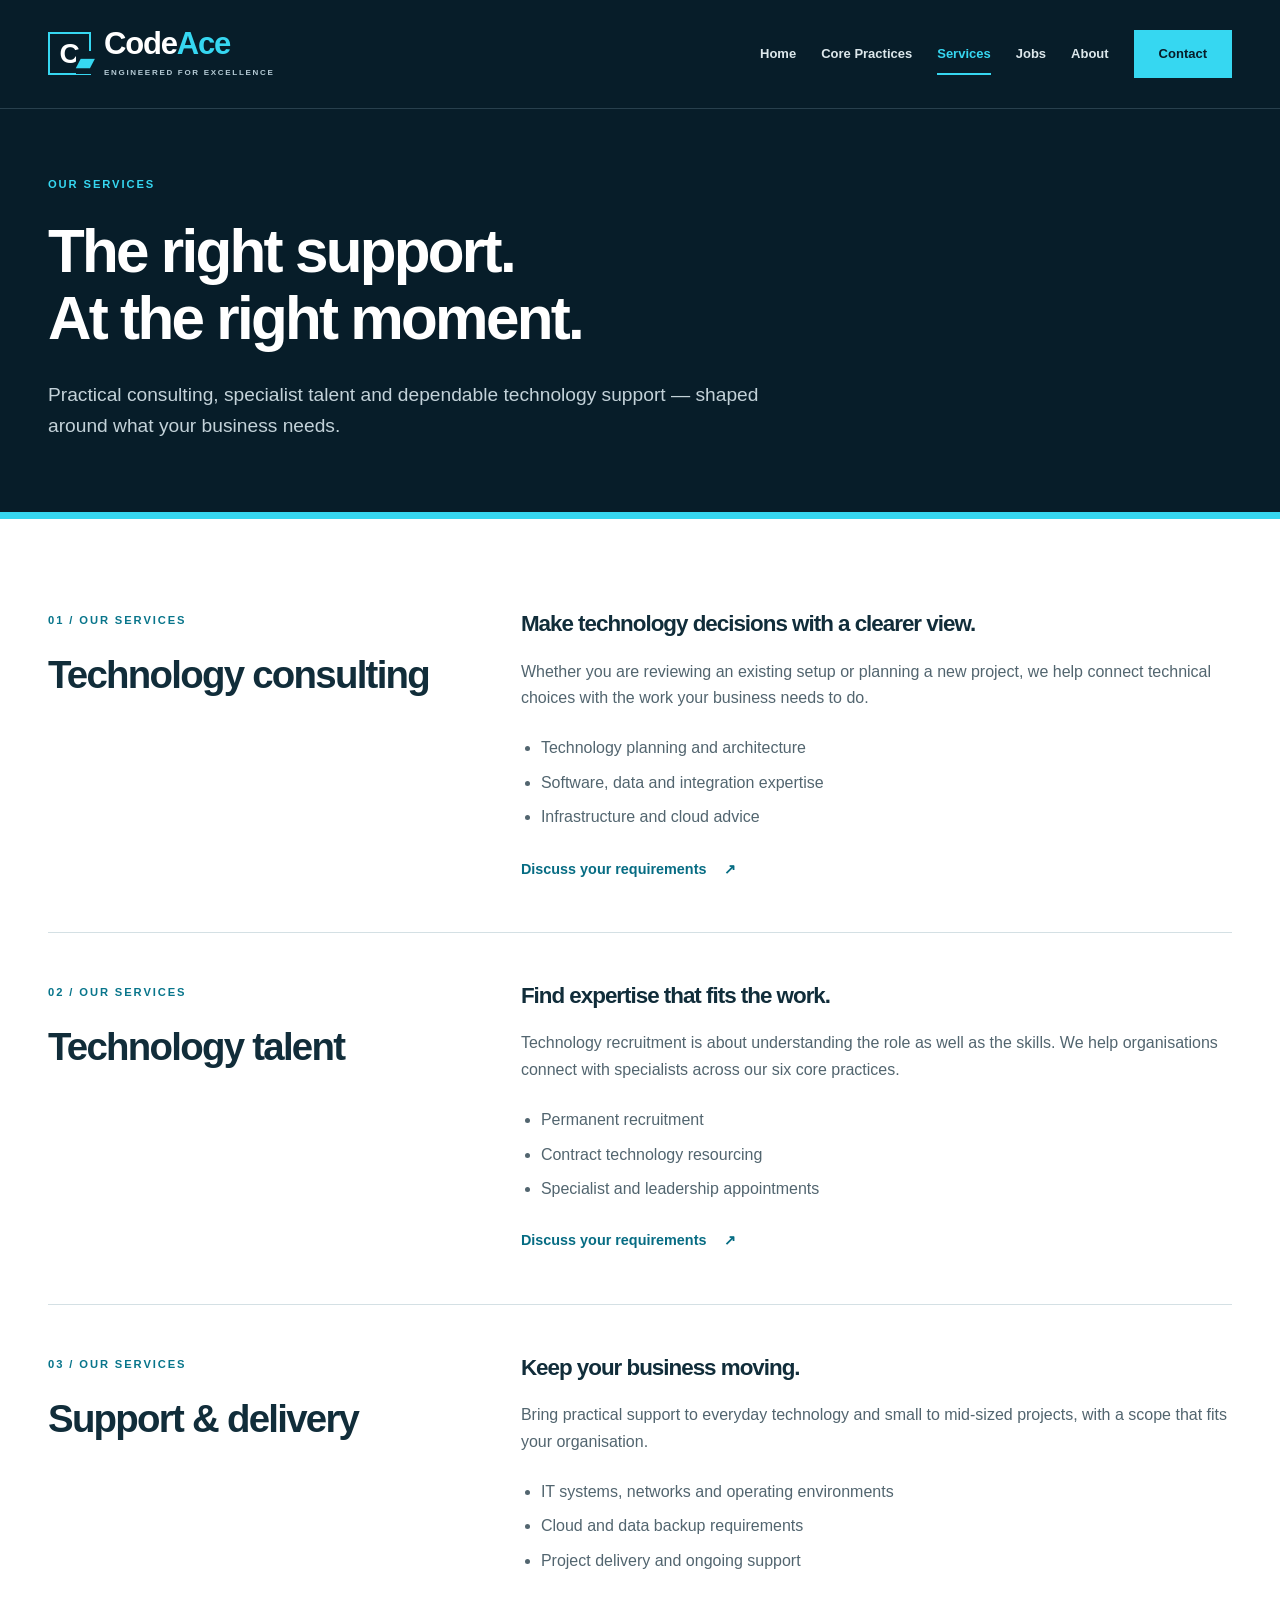
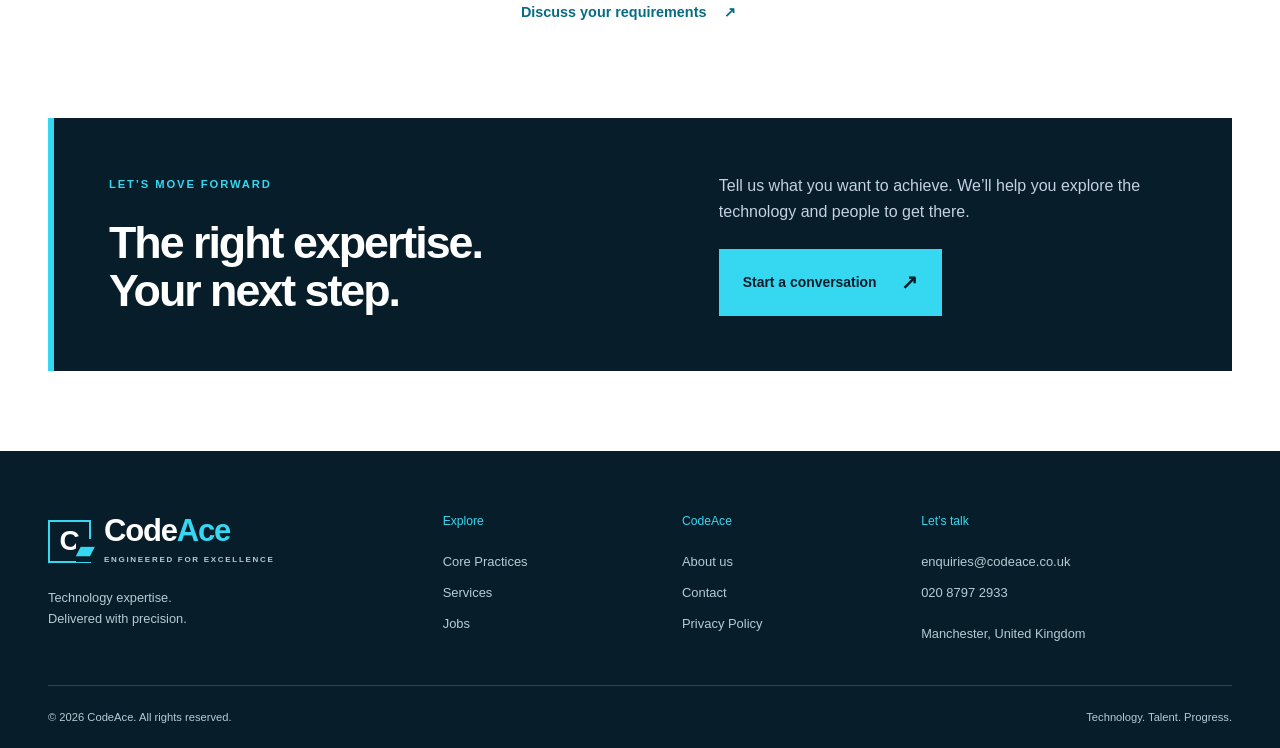
<file: services.html>
<!doctype html>
<html lang="en-GB"><head><meta charset="utf-8"><meta name="viewport" content="width=device-width, initial-scale=1"><title>Services | CodeAce</title><meta name="description" content="Technology consulting, IT recruitment, cloud and data backup advice, and flexible support from CodeAce."><meta name="robots" content="index, follow"><meta name="theme-color" content="#071d29"><meta property="og:type" content="website"><meta property="og:locale" content="en_GB"><meta property="og:site_name" content="CodeAce"><meta property="og:title" content="Services | CodeAce"><meta property="og:description" content="Technology consulting, IT recruitment, cloud and data backup advice, and flexible support from CodeAce."><meta name="twitter:card" content="summary"><link rel="icon" type="image/svg+xml" href="assets/favicon.svg"><link rel="stylesheet" href="assets/styles.css"><script src="assets/main.js" defer></script><link rel="canonical" href="https://codeace.co.uk/services.html"><meta property="og:url" content="https://codeace.co.uk/services.html"><link rel="stylesheet" href="assets/modern.css"></head>
<body class="modern-design"><a class="skip-link" href="#main">Skip to content</a><header class="site-header"><div class="container header-inner"><a class="brand" href="index.html" aria-label="CodeAce home"><span class="brand-mark" aria-hidden="true">C<span>▰</span></span><span>Code<span class="brand-blue">Ace</span><small>ENGINEERED FOR EXCELLENCE</small></span></a><button class="menu-toggle" aria-expanded="false" aria-controls="primary-nav" hidden>Menu <span aria-hidden="true">☰</span></button><nav id="primary-nav" aria-label="Main navigation"><a href="index.html">Home</a><a href="core-practices.html">Core Practices</a><a href="services.html" aria-current="page">Services</a><a href="jobs.html">Jobs</a><a href="about.html">About</a><a href="contact.html">Contact</a></nav></div></header><main id="main"><section class="page-intro"><div class="container"><p class="eyebrow">Our services</p><h1>The right support.<br>At the right moment.</h1><p class="lead">Practical consulting, specialist talent and dependable technology support — shaped around what your business needs.</p></div></section><section class="section container"><article class="service-row" id="consulting"><div><p class="eyebrow">01 / Our services</p><h2>Technology consulting</h2></div><div><h3>Make technology decisions with a clearer view.</h3><p>Whether you are reviewing an existing setup or planning a new project, we help connect technical choices with the work your business needs to do.</p><ul><li>Technology planning and architecture</li><li>Software, data and integration expertise</li><li>Infrastructure and cloud advice</li></ul><a class="text-link" href="contact.html">Discuss your requirements<span aria-hidden="true">↗</span></a></div></article><article class="service-row" id="talent"><div><p class="eyebrow">02 / Our services</p><h2>Technology talent</h2></div><div><h3>Find expertise that fits the work.</h3><p>Technology recruitment is about understanding the role as well as the skills. We help organisations connect with specialists across our six core practices.</p><ul><li>Permanent recruitment</li><li>Contract technology resourcing</li><li>Specialist and leadership appointments</li></ul><a class="text-link" href="contact.html">Discuss your requirements<span aria-hidden="true">↗</span></a></div></article><article class="service-row" id="support"><div><p class="eyebrow">03 / Our services</p><h2>Support & delivery</h2></div><div><h3>Keep your business moving.</h3><p>Bring practical support to everyday technology and small to mid-sized projects, with a scope that fits your organisation.</p><ul><li>IT systems, networks and operating environments</li><li>Cloud and data backup requirements</li><li>Project delivery and ongoing support</li></ul><a class="text-link" href="contact.html">Discuss your requirements<span aria-hidden="true">↗</span></a></div></article></section><section class="cta container"><div><p class="eyebrow">Let’s move forward</p><h2>The right expertise.<br>Your next step.</h2></div><div><p>Tell us what you want to achieve. We’ll help you explore the technology and people to get there.</p><a class="button white" href="contact.html">Start a conversation<span aria-hidden="true">↗</span></a></div></section></main><footer><div class="container footer-grid"><div><a class="brand" href="index.html" aria-label="CodeAce home"><span class="brand-mark" aria-hidden="true">C<span>▰</span></span><span>Code<span class="brand-blue">Ace</span><small>ENGINEERED FOR EXCELLENCE</small></span></a><p>Technology expertise.<br>Delivered with precision.</p></div><div><h2>Explore</h2><a href="core-practices.html">Core Practices</a><a href="services.html">Services</a><a href="jobs.html">Jobs</a></div><div><h2>CodeAce</h2><a href="about.html">About us</a><a href="contact.html">Contact</a><a href="privacy-policy.html">Privacy Policy</a></div><div><h2>Let’s talk</h2><a href="mailto:enquiries@codeace.co.uk">enquiries@codeace.co.uk</a><a href="tel:+442087972933">020 8797 2933</a><p>Manchester, United Kingdom</p></div></div><div class="container footer-bottom"><span>© 2026 CodeAce. All rights reserved.</span><span>Technology. Talent. Progress.</span></div></footer></body></html>
</file>
<file: assets/styles.css>
@charset "UTF-8";
:root{--navy:#102441;--blue:#155cd3;--ink:#162a46;--muted:#536276;--light:#f2f6fb;--line:#d8e1ec;--white:#fff;--radius:5px}*{box-sizing:border-box}html{scroll-behavior:smooth;scroll-padding-top:100px}body{margin:0;color:var(--ink);font-family:Arial,Helvetica,sans-serif;font-size:16px;line-height:1.65;background:white}a{color:var(--blue);text-underline-offset:4px}button{font:inherit}a,button{-webkit-tap-highlight-color:transparent}a:focus-visible,button:focus-visible{outline:3px solid #e39600;outline-offset:5px}h1,h2,h3,p{margin-top:0}h1,h2,h3{line-height:1.12;letter-spacing:-.04em}h1{font-size:clamp(2.65rem,4.6vw,4.5rem);font-weight:700;margin-bottom:26px}h2{font-size:clamp(2rem,3.1vw,2.9rem);margin-bottom:24px}h3{font-size:1.4rem;letter-spacing:-.025em}p{color:var(--muted);margin-bottom:24px}p:last-child{margin-bottom:0}.container{width:min(1180px,calc(100% - 80px));margin-inline:auto}.site-header{background:white;border-bottom:1px solid var(--line)}.header-inner{display:flex;align-items:center;justify-content:space-between;min-height:100px;gap:32px}.brand{display:flex;align-items:center;gap:10px;color:var(--navy);font-size:28px;line-height:1;font-weight:700;text-decoration:none;letter-spacing:-1.2px}.brand-blue{color:var(--blue)}.brand small{display:block;font-size:8px;line-height:1.6;letter-spacing:1.4px;margin-top:8px}.brand-mark{height:39px;width:39px;display:grid;place-content:center;background:var(--navy);color:white;border-radius:3px;position:relative;font-size:28px;letter-spacing:0}.brand-mark span{position:absolute;right:-3px;bottom:-1px;color:#2e7ce9;font-size:23px}.site-header nav{display:flex;gap:27px;align-items:center}.site-header nav a{font-size:14px;font-weight:600;text-decoration:none;color:var(--ink);padding:12px 0;position:relative}.site-header nav a[aria-current]{color:var(--blue)}.site-header nav a[aria-current]:after{position:absolute;content:"";height:2px;bottom:2px;left:0;right:0;background:var(--blue)}.site-header nav a:last-child{background:var(--navy);color:white;padding:12px 23px;border-radius:3px}.site-header nav a:last-child:after{display:none}.menu-toggle{background:white;border:1px solid var(--line);border-radius:3px;padding:8px 12px;color:var(--navy);cursor:pointer}.skip-link{position:absolute;top:-100px;left:15px;background:white;padding:12px;z-index:100}.skip-link:focus{top:10px}.hero{padding:76px 0 80px}.hero-grid{display:grid;grid-template-columns:1.35fr 1fr;gap:70px;align-items:center}.eyebrow{font-size:.75rem;letter-spacing:.13em;text-transform:uppercase;font-weight:700;color:var(--blue);margin-bottom:24px}.hero h1 span{color:var(--blue)}.lead{font-size:1.2rem;line-height:1.65;max-width:650px}.actions{display:flex;align-items:center;gap:28px;margin-top:34px;flex-wrap:wrap}.button{display:inline-flex;align-items:center;justify-content:space-between;gap:30px;background:var(--blue);color:white;padding:15px 23px;text-decoration:none;border-radius:3px;font-weight:600;font-size:.9rem;transition:background .2s}.button:hover{background:#1048a5}.text-link{display:inline-flex;align-items:center;gap:20px;font-size:.9rem;font-weight:700;text-decoration:none}.text-link:hover{text-decoration:underline}.expertise-panel{background:var(--navy);color:white;padding:35px 38px;min-height:418px;border-radius:var(--radius);position:relative;border-bottom:6px solid var(--blue)}.panel-top,.panel-bottom{display:flex;justify-content:space-between;align-items:center;font-size:.65rem;letter-spacing:.15em;color:#bacbe1}.panel-symbol{font-size:28px;color:#72a9ff;line-height:1}.expertise-panel h2{font-size:clamp(2.3rem,3.9vw,3.6rem);line-height:1.09;margin:35px 0 25px}.expertise-panel h2 span{color:#75aaff}.panel-rule{height:1px;background:#3a4c67;margin-bottom:24px}.expertise-panel p{color:#d6e0ee;font-size:.95rem;line-height:1.55}.panel-bottom{margin-top:30px}.practice-strip{background:var(--light);border-block:1px solid var(--line)}.practice-strip .container{display:flex;flex-wrap:wrap;justify-content:space-between;gap:18px;padding-block:21px;font-size:.75rem;font-weight:600;color:#52667e}.section{padding-block:88px}.section-heading{display:flex;justify-content:space-between;align-items:flex-end;gap:60px;margin-bottom:38px}.section-heading h2{margin-bottom:0}.section-heading>p{max-width:380px;margin-bottom:4px}.cards{display:grid;gap:22px}.three{grid-template-columns:repeat(3,1fr)}.card{padding:32px;border:1px solid var(--line);border-radius:var(--radius);display:flex;flex-direction:column;align-items:flex-start;background:white}.card-number{color:var(--blue);font-size:.8rem;font-weight:700;margin-bottom:32px}.card h3{margin-bottom:16px}.card p{font-size:.95rem}.card .text-link{margin-top:auto;font-size:.8rem}.light-section{background:var(--light)}.split{display:grid;grid-template-columns:1fr 1.1fr;gap:90px;align-items:start}.split>div>p{max-width:460px}.practice-list a{display:grid;grid-template-columns:28px 1fr 20px;align-items:center;gap:20px;padding:19px 0;border-bottom:1px solid #ccd7e6;text-decoration:none;color:var(--navy);font-size:1rem;font-weight:600}.practice-list a:first-child{padding-top:0}.practice-list a:hover{color:var(--blue)}.list-number{color:var(--blue);font-size:.7rem;font-weight:500}.values{display:grid;grid-template-columns:repeat(3,1fr);gap:42px}.values article{border-top:2px solid var(--blue);padding-top:25px}.values h3{font-size:1.15rem}.values p{font-size:.95rem}.cta{background:var(--navy);padding:50px 58px;display:grid;grid-template-columns:1.2fr 1fr;gap:60px;border-radius:var(--radius);margin-bottom:80px;align-items:center}.cta h2{color:white;margin:0}.cta .eyebrow{color:#87b5ff}.cta p{color:#c4d1e3}.white{background:white;color:var(--navy)}.white:hover{background:#e7effb}footer{padding:55px 0 0;background:var(--light);border-top:1px solid var(--line)}.footer-grid{display:grid;grid-template-columns:1.4fr .8fr .8fr 1.2fr;gap:32px}.footer-grid h2{font-size:.85rem;letter-spacing:0;margin-bottom:22px}.footer-grid p{font-size:.8rem;margin-top:20px}.footer-grid>div>a:not(.brand){display:block;color:var(--muted);font-size:.8rem;text-decoration:none;margin:10px 0;overflow-wrap:anywhere}.footer-grid>div>a:hover{text-decoration:underline}.footer-bottom{border-top:1px solid var(--line);margin-top:40px;padding-block:22px;display:flex;justify-content:space-between;gap:20px;font-size:.7rem;color:var(--muted)}.page-intro{background:var(--light);padding:68px 0 64px;border-bottom:1px solid var(--line)}.page-intro h1{max-width:880px}.page-intro .lead{max-width:740px}.practice-cards{display:grid;grid-template-columns:1fr 1fr;gap:25px}.practice-cards .card{scroll-margin-top:25px}.practice-cards h2{font-size:1.7rem}.practice-cards h3{font-size:1rem;letter-spacing:0;line-height:1.5}.tags{font-size:.75rem!important;color:var(--blue);border-top:1px solid var(--line);width:100%;padding-top:20px;margin-top:auto}.service-row{display:grid;grid-template-columns:.7fr 1.3fr;gap:90px;padding:48px 0;border-bottom:1px solid var(--line)}.service-row:first-child{padding-top:0}.service-row:last-child{border:0;padding-bottom:0}.service-row h2{font-size:2rem}.service-row ul{padding-left:20px;color:var(--muted);margin-bottom:25px}.service-row li{margin-bottom:8px}.notice{border-left:3px solid var(--blue);padding:26px 30px;background:var(--light);border-radius:0 4px 4px 0}.notice h2{font-size:1.5rem}.contact-details{background:var(--navy);color:white;padding:38px;border-radius:4px}.contact-details h2{font-size:1.6rem}.contact-details p,.contact-details a{color:#d5e3f5}.contact-details a{overflow-wrap:anywhere}.contact-details address{font-style:normal;color:#d5e3f5;margin-bottom:24px}.contact-details hr{border:0;border-top:1px solid #40516b;margin:28px 0}.prose{max-width:790px}.prose h2{font-size:1.6rem;margin-top:38px}.prose h3{font-size:1.1rem;line-height:1.45;letter-spacing:0;margin-top:28px}.prose p,.prose li{color:var(--muted)}.prose ul{padding-left:24px}.prose li{margin-bottom:12px}.prose a{overflow-wrap:anywhere}[hidden]{display:none!important}
@media(min-width:901px){.menu-toggle{display:none!important}}@media(max-width:1050px){.site-header nav{gap:17px}.hero-grid{gap:35px}.container{width:calc(100% - 56px)}.split{gap:50px}.card{padding:25px}.footer-grid{gap:22px}}@media(max-width:900px){.header-inner{min-height:88px;flex-wrap:wrap;gap:0;padding-block:20px}.menu-toggle:not([hidden]){display:block}.site-header nav{width:100%;flex-wrap:wrap;margin-top:20px;gap:10px 24px}.js-nav nav{display:none}.js-nav nav.is-open{display:flex;flex-direction:column;align-items:stretch}.js-nav nav a{padding:10px}.site-header nav a:last-child{padding:12px}.site-header nav a[aria-current]:after{display:none}.hero{padding-block:50px}.hero-grid{grid-template-columns:1.2fr 1fr;gap:26px}.expertise-panel{padding:28px;min-height:380px}.hero h1{font-size:2.8rem}.section{padding-block:60px}.split{gap:35px}.section-heading{gap:30px}.three{gap:14px}.card{padding:24px}.card h3{font-size:1.2rem}.footer-grid{grid-template-columns:1.2fr 1fr}.cta{padding:40px;gap:30px}.service-row{gap:35px}.practice-strip .container{justify-content:center;column-gap:30px}}
@media(max-width:650px){.container{width:calc(100% - 40px)}.brand{font-size:25px}.brand small{font-size:7px}.hero-grid,.split,.three,.practice-cards,.cta,.service-row{grid-template-columns:1fr}.hero-grid{gap:38px}.hero h1{font-size:2.85rem}.hero .eyebrow{font-size:.65rem}.lead{font-size:1.07rem}.expertise-panel{min-height:0;padding:28px}.expertise-panel h2{font-size:2.9rem;margin-block:25px}.panel-bottom{margin-top:24px}.hero{padding:45px 0}.actions{gap:22px}.section{padding-block:54px}.section-heading{display:block;margin-bottom:30px}.section-heading>p{margin-top:23px}.cards{gap:16px}.card-number{margin-bottom:25px}.card h3{font-size:1.4rem}.card{padding:28px}.split{gap:38px}.values{grid-template-columns:1fr;gap:26px}.cta{width:calc(100% - 40px);padding:32px;gap:25px;margin-bottom:54px}.footer-grid{grid-template-columns:1fr 1fr;gap:32px 24px}.footer-grid>div:first-child,.footer-grid>div:last-child{grid-column:1/-1}.footer-bottom{flex-direction:column;gap:6px}.page-intro{padding:45px 0}.page-intro h1{font-size:2.65rem}.service-row{gap:10px;padding-block:35px}.service-row h2{margin-bottom:10px}.contact-details{padding:28px}.notice{padding:23px}.practice-strip .container{font-size:.7rem;gap:10px 20px}.practice-list a{gap:12px;font-size:.95rem}}
@media(prefers-reduced-motion:reduce){html{scroll-behavior:auto}*{transition:none!important}}@media print{.menu-toggle,.site-header nav,.cta,footer{display:none!important}.container{width:100%}.hero,.section,.page-intro{padding:24px 0}.card{break-inside:avoid}body{font-size:12pt}a{color:inherit}.expertise-panel{background:white;color:var(--ink);border:1px solid var(--line)}}

.practice-strip a{color:inherit;text-decoration:underline;text-decoration-color:#9eafc6;text-underline-offset:5px;padding-block:8px}.practice-strip a:hover{color:var(--blue);text-decoration-color:currentColor}
</file>
<file: assets/modern.css>
/* CodeAce design preview. Shared with every page; no external dependencies. */
:root{--navy:#071d29;--blue:#087b94;--cyan:#36d7f1;--ink:#112d3a;--muted:#52656f;--light:#f1f6f7;--line:#d4e0e4;--radius:0px}
body{font-family:Arial,Helvetica,sans-serif;line-height:1.65}h1,h2,h3{letter-spacing:-.045em}h2{font-size:clamp(2.25rem,3.5vw,3.4rem);line-height:1.08}.container{width:min(1280px,calc(100% - 96px))}.site-header{background:var(--navy);border-bottom:1px solid #28404d}.header-inner{min-height:108px}.brand{color:white;font-size:31px;gap:13px}.brand-blue{color:var(--cyan)}.brand small{font-size:8px;letter-spacing:1.7px;color:#b5cbd5}.brand-mark{background:none;border:2px solid var(--cyan);color:white;width:43px;height:43px;border-radius:0}.brand-mark span{color:var(--cyan);background:var(--navy);right:-5px}.site-header nav{gap:25px}.site-header nav a{color:#dce7eb;font-size:13px}.site-header nav a:hover,.site-header nav a[aria-current]{color:var(--cyan)}.site-header nav a[aria-current]:after{background:var(--cyan)}.site-header nav a:last-child{background:var(--cyan);color:var(--navy);padding:13px 25px;border-radius:0}.site-header nav a:last-child:hover{background:#8ce9f9}.menu-toggle{background:transparent;color:white;border-color:#647e8a;border-radius:0}.eyebrow{font-size:.7rem;letter-spacing:.17em;color:#08758b;line-height:1.7}.button{border-radius:0;background:var(--cyan);color:var(--navy);font-size:.87rem;padding:17px 24px;gap:24px}.button:hover{background:#90ebf8;color:var(--navy)}.button span{font-size:1.25rem}.text-link{color:#066c83;gap:18px}.modern-hero{background:var(--navy);padding:60px 0 62px;color:white;overflow:hidden}.hero-grid{grid-template-columns:1.03fr 1fr;gap:45px}.hero-copy{position:relative;z-index:1}.hero .eyebrow{color:#bed1d9;display:flex;align-items:center;gap:12px;margin-bottom:28px}.eyebrow-line{height:2px;width:28px;background:var(--cyan);flex-shrink:0}.hero h1{font-size:clamp(2.8rem,4.6vw,4.6rem);line-height:1.06;font-weight:700;margin-bottom:25px;letter-spacing:-.055em}.hero h1 span{color:var(--cyan)}.hero .lead{color:#c3d2d9;font-size:1.1rem;max-width:470px}.hero .actions{gap:22px;margin-top:28px;align-items:flex-start;flex-direction:column}.hero .text-link{color:white;font-size:.85rem}.hero .text-link span{color:var(--cyan)}.hero-note{font-size:.68rem;color:#b0c5cf;letter-spacing:.025em;margin-top:31px}.hero-visual{height:510px;position:relative;padding:0 0 24px 15px}.hero-visual:before{content:"";background:var(--cyan);position:absolute;inset:30px -20px 0 45px;clip-path:polygon(16% 0,100% 0,100% 85%,86% 100%,0 100%,0 15%)}.photo-frame{position:absolute;inset:0 0 28px 0;clip-path:polygon(14% 0,100% 0,100% 85%,86% 100%,0 100%,0 15%);background:#304955}.photo-frame img{width:100%;height:100%;object-fit:cover;object-position:48% center}.photo-caption{position:absolute;bottom:16px;left:0;background:#fff;color:var(--navy);display:flex;gap:20px;align-items:center;padding:19px 29px;font-size:1rem;line-height:1.5;box-shadow:0 9px 20px #0002}.caption-mark{font-size:2.5rem;line-height:1;color:#007a96}.journeys{background:#102c3a;color:white}.journey-grid{display:grid;grid-template-columns:repeat(3,1fr)}.journey-grid>a{color:white;text-decoration:none;padding:33px 30px 35px 0;display:flex;flex-direction:column;gap:6px;transition:background .2s}.journey-grid>a+a{border-left:1px solid #34505e;padding-left:30px}.journey-number{color:var(--cyan);font-size:.6rem;letter-spacing:.13em;font-weight:700;margin-bottom:8px}.journey-title{display:flex;align-items:center;justify-content:space-between;gap:20px;font-size:1.45rem;font-weight:700;letter-spacing:-.035em}.journey-title>span{color:var(--cyan);font-size:1.7rem}.journey-grid>a>span:last-child{font-size:.8rem;color:#c2d3db}.journey-grid>a:hover .journey-title{text-decoration:underline;text-underline-offset:6px}.section{padding-block:92px}.expertise-section .split{grid-template-columns:1fr 1.15fr;gap:100px}.accent{color:#087b94}.expertise-section h2{margin-bottom:28px}.expertise-section p:not(.eyebrow){max-width:400px}.practice-list a{grid-template-columns:28px 1fr 28px;padding:23px 0;font-size:1.23rem;gap:17px;font-weight:700}.practice-list a:first-child{padding-top:0}.practice-list small{display:block;font-size:.78rem;line-height:1.5;font-weight:400;letter-spacing:0;color:var(--muted);margin-top:7px}.list-number{font-size:.7rem}.practice-arrow{color:#087b94;font-size:1.6rem}.expertise-stamp{display:flex;align-items:center;gap:20px;color:#0b7990;font-size:6rem;line-height:1;letter-spacing:-.07em;margin-top:54px;font-weight:bold}.expertise-stamp span{font-size:.65rem;line-height:1.75;letter-spacing:.15em;color:#52656f}.delivery-band{background:#eaf4f5;position:relative}.delivery-band .split{gap:100px;grid-template-columns:1fr 1.15fr}.delivery-band h2 span{color:#087b94}.delivery-band .button{background:var(--navy);color:white}.delivery-band .button:hover{background:#184153}.service-summaries article{display:flex;gap:25px;border-bottom:1px solid #c5d8dd;padding:26px 0}.service-summaries article:first-child{padding-top:0}.service-summaries article:last-child{border:0;padding-bottom:0}.service-summaries article>span{font-size:.7rem;color:#087b94;margin-top:4px}.service-summaries h3{font-size:1.5rem;margin-bottom:13px}.service-summaries p{font-size:.91rem;margin-bottom:12px}.service-summaries a{font-size:.78rem;font-weight:bold;text-decoration:none;display:flex;gap:20px}.service-summaries a:hover{text-decoration:underline}.values{gap:50px}.values article{border-top:1px solid #b9d0d8;padding-top:26px}.value-index{display:block;color:#08758b;font-size:.64rem;letter-spacing:.13em;margin-bottom:23px}.values h3{font-size:1.3rem}.closing-band{background:var(--cyan);padding:66px 0}.closing-band .container{display:flex;align-items:center;justify-content:space-between;gap:50px}.closing-band h2{font-size:clamp(2.8rem,4.4vw,4rem);margin:0}.closing-band .eyebrow{color:#155268;margin-bottom:19px}.closing-band .button{background:var(--navy);color:white}.closing-band .button:hover{background:#244653}.closing-band .button span{color:var(--cyan)}footer{background:var(--navy);border:0;padding-top:64px;color:white}.footer-grid h2{color:var(--cyan);font-size:.76rem;font-weight:500}.footer-grid p,.footer-grid>div>a:not(.brand){color:#b7cbd4}.footer-grid>div>a:not(.brand){font-size:.81rem}.footer-bottom{border-color:#2d4552;color:#b7cbd4}.page-intro{background:var(--navy);color:white;padding:66px 0 70px;border-bottom:7px solid var(--cyan)}.page-intro .eyebrow{color:var(--cyan)}.page-intro .lead{color:#c3d2d9}.page-intro h1{font-size:clamp(2.75rem,4.7vw,4.4rem);max-width:1050px}.card{border-radius:0;border:0;border-top:3px solid #13b8d6;background:var(--light);padding:36px}.card-number{font-size:.7rem}.practice-cards{gap:32px}.practice-cards h2{font-size:1.9rem}.tags{color:#076d80!important}.service-row{gap:90px;padding:50px 0}.service-row .eyebrow{color:#08758b}.service-row h2{font-size:2.4rem}.service-row h3{font-size:1.4rem}.cta{border-radius:0;background:var(--navy);border-left:6px solid var(--cyan);padding:55px;gap:60px}.cta .eyebrow{color:var(--cyan)}.cta .white{background:var(--cyan);color:var(--navy)}.contact-details{border-radius:0;border-bottom:6px solid var(--cyan)}.notice{border-radius:0}.prose h2{letter-spacing:-.025em}a:focus-visible,button:focus-visible{outline:3px solid #f4ac35;outline-offset:5px}
@media(max-width:1150px){.container{width:calc(100% - 64px)}.site-header nav{gap:18px}.hero-grid{gap:28px}.hero h1{font-size:3.6rem}.hero-visual{height:485px}.hero-note{max-width:360px}.journey-title{font-size:1.2rem}.journey-grid>a{padding-right:24px}.journey-grid>a+a{padding-left:24px}.expertise-section .split,.delivery-band .split{gap:55px}.photo-caption{padding:18px 22px}}
@media(max-width:900px){.header-inner{min-height:88px}.site-header nav{margin-top:20px}.site-header nav a{font-size:.94rem}.hero-grid{grid-template-columns:1.03fr 1fr;gap:26px}.hero h1{font-size:2.85rem}.hero-visual{height:440px}.hero .lead{font-size:1rem}.hero .button{font-size:.8rem;padding:15px 19px}.hero-note{font-size:.65rem}.photo-caption{font-size:.83rem;padding:16px 20px;gap:12px}.journey-title{font-size:1.06rem}.journey-grid>a>span:last-child{font-size:.73rem}.journey-number{font-size:.55rem}.journey-grid>a{padding-right:18px}.journey-grid>a+a{padding-left:18px}.section{padding-block:66px}.expertise-section .split,.delivery-band .split{gap:38px}.practice-list a{font-size:1.08rem}.practice-list small{font-size:.74rem}.closing-band{padding:54px 0}.closing-band .button{font-size:.8rem;gap:15px}.footer-grid{grid-template-columns:1fr 1fr}.values{gap:25px}}
@media(max-width:650px){.container{width:calc(100% - 40px)}.header-inner{min-height:82px}.brand{font-size:27px}.brand small{font-size:6.8px}.brand-mark{width:36px;height:36px;font-size:24px}.hero{padding:42px 0 43px}.hero-grid{grid-template-columns:1fr;gap:29px}.hero h1{font-size:clamp(2.5rem,10.5vw,3.7rem);line-height:1.07;margin-bottom:23px}.hero .eyebrow{font-size:.62rem;gap:10px;margin-bottom:25px}.hero .lead{font-size:1rem;max-width:100%}.hero .actions{gap:22px;margin-top:26px}.hero-note{font-size:.63rem;margin-top:25px}.hero-visual{height:335px;margin-right:14px}.hero-visual:before{right:-14px;top:22px}.photo-frame{bottom:23px}.photo-frame img{object-position:center 44%}.photo-caption{left:0;bottom:12px;padding:14px 21px;font-size:.9rem}.caption-mark{font-size:2rem}.journey-grid{grid-template-columns:1fr}.journey-grid>a,.journey-grid>a+a{padding:25px 0;border-left:0;border-bottom:1px solid #34505e}.journey-grid>a:last-child{border-bottom:0}.journey-number{font-size:.61rem;margin-bottom:3px}.journey-title{font-size:1.35rem}.journey-grid>a>span:last-child{font-size:.8rem}.section{padding-block:57px}.expertise-section .split,.delivery-band .split{grid-template-columns:1fr;gap:36px}.expertise-stamp{display:none}.expertise-section h2{font-size:2.35rem}.practice-list a{font-size:1.12rem;padding:21px 0;gap:11px;grid-template-columns:22px 1fr 22px}.practice-list small{font-size:.74rem}.delivery-band h2{font-size:2.65rem}.service-summaries article{gap:20px;padding:25px 0}.section-heading{margin-bottom:32px}.section-heading>.text-link{margin-top:20px}.values{gap:26px}.values h3{font-size:1.3rem}.value-index{margin-bottom:15px}.closing-band{padding:48px 0}.closing-band .container{display:block}.closing-band h2{font-size:2.6rem}.closing-band .button{margin-top:30px;font-size:.86rem}.closing-band .eyebrow{font-size:.63rem}.page-intro{padding:44px 0 48px}.page-intro h1{font-size:2.55rem}.card{padding:28px}.practice-cards h2{font-size:1.65rem}.service-row{gap:12px;padding-block:35px}.service-row h2{font-size:2rem}.cta{padding:32px 27px;border-left-width:4px;gap:23px}.cta h2{font-size:2.1rem}.footer-grid{gap:34px}footer{padding-top:45px}.footer-bottom{font-size:.66rem}.contact-details{padding:28px}}
@media(prefers-reduced-motion:reduce){*{transition:none!important}html{scroll-behavior:auto}}
</file>
